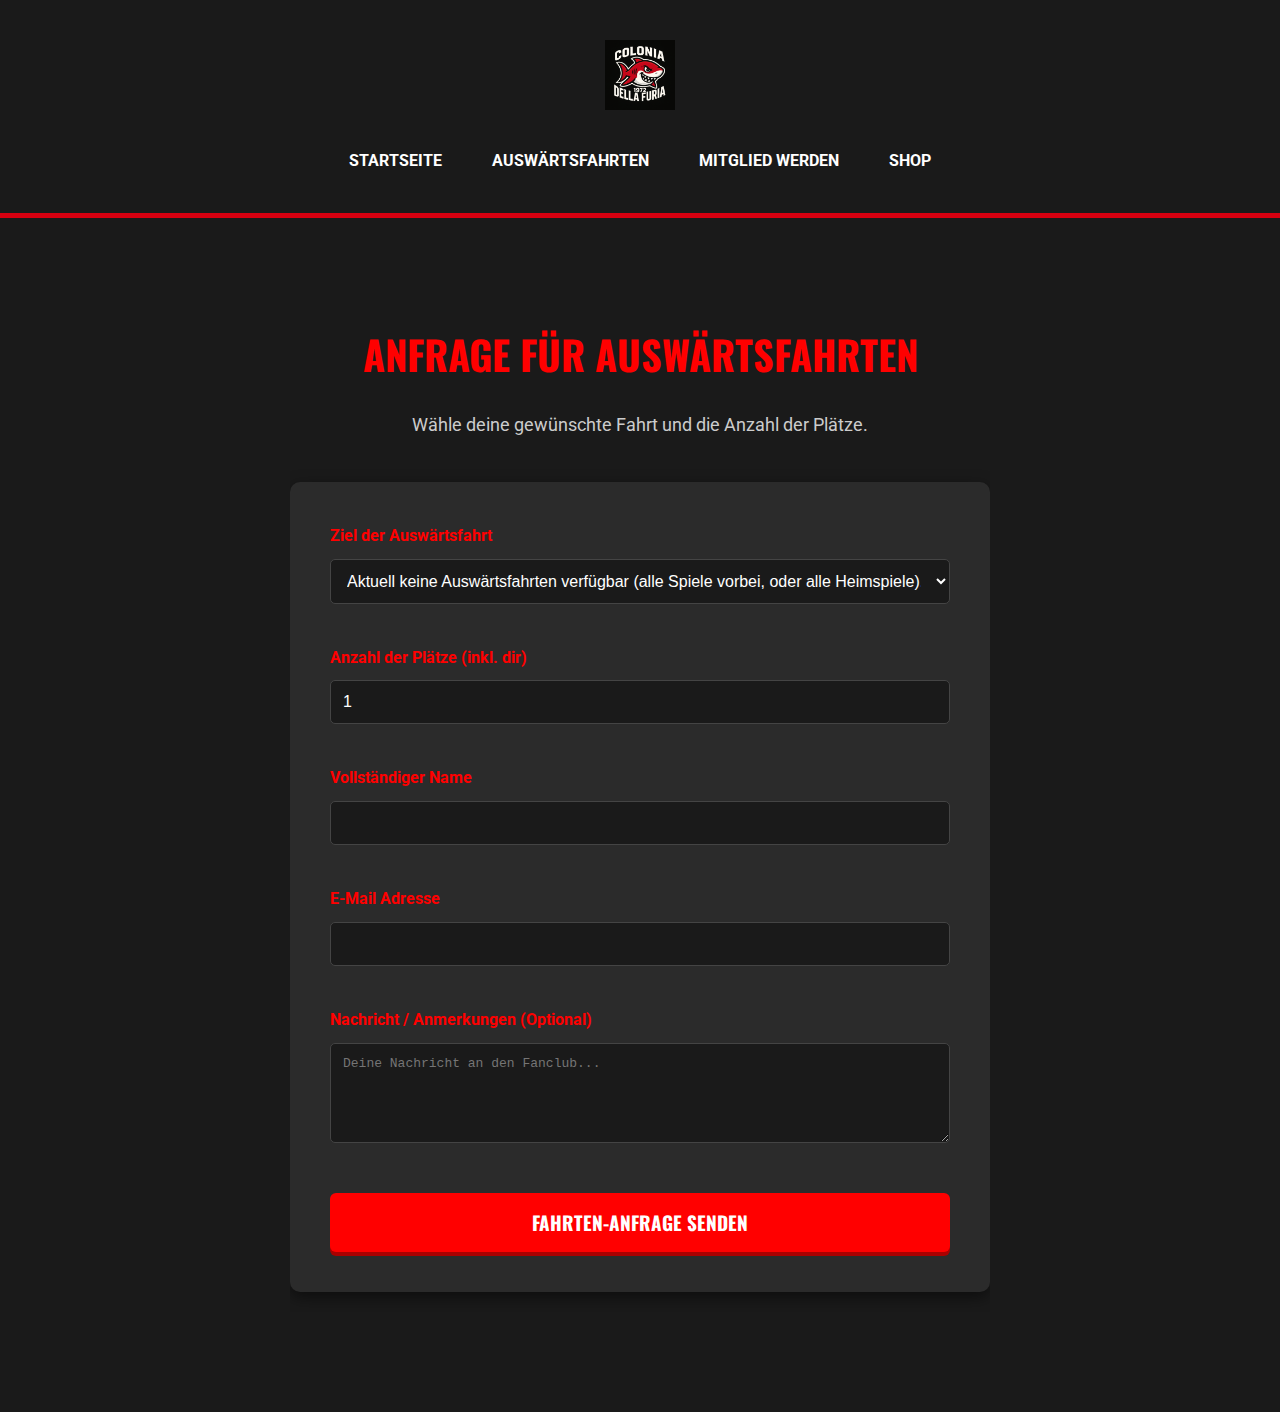
<file: anfrage.html>
<!DOCTYPE html>
<html lang="de">
<head>
    <meta charset="UTF-8">
    <meta name="viewport" content="width=device-width, initial-scale=1.0">
    <title id="page-title">Anfrage | Colonia Della Furia</title>
    <link rel="icon" type="image/x-icon" href="logo_furia.png"> 
    <link rel="stylesheet" href="style.css">
    <link href="https://fonts.googleapis.com/css2?family=Oswald:wght@400;700&family=Roboto:wght@400;700&display=swap" rel="stylesheet">
    
    <style>
        /* Spezifische Stile für die Anfrage-Seite */
        #form-section {
            padding: 80px 0 100px 0;
            background-color: #1a1a1a; 
            color: #ffffff;
            line-height: 1.8;
            min-height: 100vh; 
            text-align: center;
        }
        #form-section .container {
            max-width: 700px;
        }
        #form-section h2 {
            color: #FF0000; 
            margin-bottom: 20px;
            font-size: 2.5em;
        }
        #form-section p.subtitle {
            margin-bottom: 40px;
            font-size: 1.1em;
            color: #ccc;
        }

        /* Formular-Stil */
        .furia-form {
            background-color: #2b2b2b;
            padding: 40px;
            border-radius: 10px;
            box-shadow: 0 5px 15px rgba(0, 0, 0, 0.5);
            text-align: left;
        }
        
        .furia-form label {
            display: block;
            margin-bottom: 8px;
            font-weight: bold;
            color: #FF0000;
        }
        
        .furia-form input[type="text"],
        .furia-form input[type="email"],
        .furia-form input[type="number"],
        .furia-form textarea,
        .furia-form select {
            width: 100%;
            padding: 12px;
            margin-bottom: 20px;
            border: 1px solid #444;
            border-radius: 5px;
            background-color: #1a1a1a;
            color: #ffffff;
            font-size: 1em;
            box-sizing: border-box;
            transition: border-color 0.2s;
        }
        
        .furia-form textarea {
            resize: vertical;
            min-height: 100px;
        }
        
        .form-group {
            margin-bottom: 20px;
        }
        
        /* Absende-Button */
        .cta-bestellen {
            display: block;
            width: 100%;
            background-color: #FF0000;
            color: #ffffff;
            padding: 15px;
            text-decoration: none;
            border-radius: 6px;
            font-weight: 700;
            transition: background-color 0.3s ease, transform 0.2s;
            border: none;
            cursor: pointer;
            font-family: 'Oswald', sans-serif;
            text-transform: uppercase;
            font-size: 1.2em;
            margin-top: 20px;
            box-shadow: 0 4px 0 0 #a00;
            text-align: center; 
        }
        .cta-bestellen:hover {
            background-color: #cc0000;
            transform: translateY(1px);
            box-shadow: 0 3px 0 0 #a00;
        }

        /* Erfolgs-Nachricht Container */
        #success-message {
            display: none;
            padding: 30px;
            background-color: #2b2b2b; 
            border-radius: 8px;
            margin-top: 30px;
            font-size: 1.2em;
            text-align: center;
        }
        
        /* Container für den kopierbaren E-Mail-Text */
        #copy-container {
            background-color: #1a1a1a; 
            padding: 15px; 
            border-radius: 5px; 
            margin: 20px 0; 
            border: 1px solid #FF0000; 
            text-align: left; 
            white-space: pre-wrap; 
            word-break: break-word; 
            font-family: monospace;
            font-size: 0.9em;
        }

        #email-body-content {
            margin: 0; 
            color: #f0f0f0;
        }
        
        /* Button zum Kopieren */
        #copy-btn {
            display: inline-block;
            background-color: #ffffff;
            color: #1a1a1a;
            padding: 12px 30px;
            margin-top: 15px;
            border-radius: 6px;
            font-weight: bold;
            transition: background-color 0.2s;
            border: none; 
            cursor: pointer;
            font-family: 'Oswald', sans-serif;
            text-transform: uppercase;
            font-size: 1em;
        }
        #copy-btn:hover {
            background-color: #f0f0f0;
        }
        
        /* Button zum Öffnen der E-Mail (jetzt als a-Tag, nutzt eigene Style-Klasse) */
        .mail-link-style {
            display: inline-block;
            background-color: #388e3c; 
            color: #ffffff;
            padding: 15px 30px;
            margin-top: 25px;
            border-radius: 6px;
            font-weight: bold;
            transition: background-color 0.2s;
            border: none; 
            cursor: pointer;
            font-family: 'Oswald', sans-serif;
            text-transform: uppercase;
            font-size: 1.1em;
            text-decoration: none; 
        }
        .mail-link-style:hover {
            background-color: #2e7d32;
        }
        
        /* NEUER STIL: Link zum Abbrechen auf der Success-Seite */
        .back-link-secondary {
            display: block; 
            background-color: transparent;
            color: #FF0000; 
            padding: 10px 30px;
            margin: 15px auto 0 auto; 
            border-radius: 6px;
            font-weight: 700;
            transition: color 0.2s, background-color 0.2s;
            border: 2px solid #FF0000; 
            text-decoration: none;
            font-family: 'Oswald', sans-serif;
            text-transform: uppercase;
            font-size: 1em;
            max-width: 300px; 
        }
        .back-link-secondary:hover {
            color: #ffffff;
            background-color: #FF0000;
        }

        /* Button für Rückkehr zum Hauptmenü (im finalen Schritt) */
        #back-to-home-btn {
            display: inline-block;
            background-color: #FF0000;
            color: #ffffff;
            padding: 15px 30px;
            text-decoration: none;
            border-radius: 6px;
            font-weight: 700;
            transition: background-color 0.3s ease;
            margin-top: 20px;
            font-family: 'Oswald', sans-serif;
            text-transform: uppercase;
        }
        #back-to-home-btn:hover {
            background-color: #cc0000;
        }
        
        /* NEU: CSS für die Toast-Benachrichtigung */
        #toast-notification {
            visibility: hidden; 
            min-width: 280px;
            background-color: #2b2b2b; /* Dunkler Hintergrund */
            color: #fff;
            text-align: center;
            border-radius: 6px;
            padding: 16px;
            position: fixed;
            z-index: 1000; 
            left: 50%;
            bottom: 30px;
            transform: translateX(-50%);
            box-shadow: 0 4px 8px rgba(0, 0, 0, 0.4);
            font-weight: bold;
            font-size: 1em;
            opacity: 0;
            transition: opacity 0.3s, visibility 0.3s, background-color 0.3s;
            border-left: 5px solid #388e3c; /* Standard: Grün für Erfolg */
        }

        #toast-notification.show {
            visibility: visible;
            opacity: 1;
        }
        
        #toast-notification.error {
            background-color: #383838;
            border-left: 5px solid #FF0000; /* Rot für Fehler */
        }
        /* Scroll-to-Top Button */
        #scrollToTopBtn {
            position: fixed;
            bottom: 20px;
            right: 20px;
            z-index: 99;
            border: none;
            outline: none;
            background-color: #FF0000;
            color: white;
            cursor: pointer;
            padding: 15px;
            border-radius: 50%;
            font-size: 18px;
            display: none;
            transition: background-color 0.3s;
        }
        #scrollToTopBtn:hover {
            background-color: #cc0000;
        }
    </style>
</head>
<body>
    <header>
        <div class="container">
            <a href="index.html">
                <img src="logo_furia.png" alt="Colonia Della Furia Logo" class="header-logo">
            </a>
            <nav class="main-nav">
                <ul>
                    <li><a href="index.html">Startseite</a></li>
                    <li><a href="anfrage.html">Auswärtsfahrten</a></li>
                    <li><a href="mitglied.html">Mitglied werden</a></li>
                    <li><a href="shop.html">Shop</a></li>
                </ul>
            </nav>
        </div>
    </header>

    <main>
        <section id="form-section">
            <div class="container">
                <h2 id="form-title"></h2>
                <p class="subtitle" id="form-subtitle"></p>
                
                <form id="contact-form" class="furia-form" onsubmit="return handleFormSubmit(event)">
                    
                    <input type="hidden" id="form-type" name="form-type" value="">
                    
                    <div id="trip-specific-fields" style="display: none;"> 
                        <div class="form-group">
                            <label for="trip-destination">Ziel der Auswärtsfahrt</label>
                            <select id="trip-destination" name="trip-destination">
                                <option value="" disabled selected>Auswärtsspiele werden geladen...</option>
                            </select>
                        </div>
                        <div class="form-group">
                            <label for="trip-quantity">Anzahl der Plätze (inkl. dir)</label>
                            <input type="number" id="trip-quantity" name="trip-quantity" min="1" max="10" value="1">
                        </div>
                    </div>
                    
                    <div id="anmeldung-specific-fields" style="display: none;">
                        <div class="form-group">
                            <label for="birth-date">Geburtsdatum</label>
                            <input type="text" id="birth-date" name="birth-date" placeholder="TT.MM.JJJJ">
                        </div>
                        <div class="form-group">
                            <label for="membership-type">Art der Mitgliedschaft</label>
                            <select id="membership-type" name="membership-type">
                                <option value="" disabled selected>Bitte auswählen</option>
                                <option value="Vollmitglied">Vollmitglied (Erwachsene)</option>
                                <option value="Familienmitglied">Familienmitglied</option>
                                <option value="Fördermitglied">Fördermitglied</option>
                            </select>
                        </div>
                    </div>
                    
                    <div class="form-group">
                        <label for="full-name">Vollständiger Name</label>
                        <input type="text" id="full-name" name="full-name" required>
                    </div>
                    <div class="form-group">
                        <label for="email">E-Mail Adresse</label>
                        <input type="email" id="email" name="email" required>
                    </div>
                    <div class="form-group">
                        <label for="message">Nachricht / Anmerkungen (Optional)</label>
                        <textarea id="message" name="message" placeholder="Deine Nachricht an den Fanclub..."></textarea>
                    </div>
                    
                    <button type="submit" class="cta-bestellen" id="submit-btn">Anfrage jetzt senden</button>
                    
                    <p id="validation-error" style="color: #ffcc00; margin-top: 15px; display: none; font-weight: bold;">Bitte fülle alle markierten, erforderlichen Felder aus.</p>
                </form>

                <div id="success-message">
                    <p>Deine Anfrage wurde erfolgreich vorbereitet! Bitte kopiere zuerst den folgenden E-Mail-Inhalt:</p>

                    <div id="copy-container">
                        <p id="email-body-content" style="margin: 0; color: #f0f0f0;"></p>
                    </div>

                    <p>Klicke bitte auf Inhalt kopieren und fügen Sie den kopierten Text in Ihr E-Mailprogramm ein. Danach senden Sie uns an unsere E-Mail Adresse (<span style="color:#FF0000; font-weight:bold;">coloniadellafuria1972@gmail.com</span>) gerne eine E-Mail.</p>
                    
                    <button type="button" id="copy-btn" role="button" aria-label="Inhalt kopieren">Inhalt kopieren</button>
                    
                    <div style="margin-top: 25px; padding: 20px; background-color: #1a1a1a; border-radius: 6px; border: 2px solid #FF0000;"> 
                        <p>Nach dem Öffnen des E-Mail-Programms kannst du zurück zur Startseite.</p> 
                        <a href="index.html" id="back-to-home-btn">Zurück zum Hauptmenü</a> 
                    </div> 
                </div>

            </div>
        </section>
        
        <div id="toast-notification"></div>
    </main>

    <button id="scrollToTopBtn" title="Zum Seitenanfang">↑</button>

    <script>
        // **********************************************
        // Globale Variablen & HILFSFUNKTIONEN
        // **********************************************
        let generatedEmailBody = null; 
        
        // **********************************************
        // FUNKTIONEN ZUR FORMULARVERARBEITUNG
        // **********************************************
        
        /**
         * Erstellt den Textkörper der E-Mail basierend auf den Formulardaten.
         */
        function generateEmailBody() {
            const formType = document.getElementById('form-type').value;
            const fullName = document.getElementById('full-name').value.trim();
            const email = document.getElementById('email').value.trim();
            const message = document.getElementById('message').value.trim();
            
            let body = `Anfrage Typ: ${formType}\n\n`;
            
            if (formType === 'Auswärtsfahrt') {
                const destinationSelect = document.getElementById('trip-destination');
                const destination = destinationSelect.options[destinationSelect.selectedIndex].text;
                const quantity = document.getElementById('trip-quantity').value;
                
                body += `Ziel: ${destination}\n`;
                body += `Anzahl Plätze (inkl. mir): ${quantity}\n`;
                body += `-------------------------------------------\n`;
            } else if (formType === 'Mitgliedschaft') {
                const birthDate = document.getElementById('birth-date').value.trim();
                const membershipType = document.getElementById('membership-type').value;
                
                body += `Geburtsdatum: ${birthDate || 'Nicht angegeben'}\n`;
                body += `Gewünschte Mitgliedschaft: ${membershipType}\n`;
                body += `-------------------------------------------\n`;
            }

            body += `Name: ${fullName}\n`;
            body += `E-Mail: ${email}\n`;
            body += `\nNachricht:\n${message || '(Keine zusätzliche Nachricht)'}\n\n`;
            body += `\nGesendet über das Webformular.`;
            
            generatedEmailBody = body; // Speichere für die Kopierfunktion
            return body;
        }

        /**
         * Verarbeitet die Formular-Übermittlung (wird durch onsubmit=... im Formular aufgerufen).
         */
        function handleFormSubmit(event) {
            event.preventDefault(); // Verhindert das Standard-Senden des Formulars und Neuladen der Seite
            
            const form = document.getElementById('contact-form');
            if (!form.checkValidity()) {
                document.getElementById('validation-error').style.display = 'block';
                showToast('Bitte fülle alle Pflichtfelder aus.', 'error');
                return false;
            }
            
            // Zusätzliche Validierung für Auswärtsfahrten-Dropdown
            if (document.getElementById('form-type').value === 'Auswärtsfahrt') {
                 const selectedTrip = document.getElementById('trip-destination').value;
                 // Prüft, ob ein Platzhalter, Fehlertext oder leere Auswahl ausgewählt ist
                 if (!selectedTrip || selectedTrip === "Keine Fahrten" || selectedTrip === "Fehler" || selectedTrip.includes('Bitte Auswärtsspiel auswählen')) {
                     document.getElementById('validation-error').style.display = 'block';
                     showToast('Bitte wähle eine gültige Auswärtsfahrt aus.', 'error');
                     return false;
                 }
            }


            document.getElementById('validation-error').style.display = 'none';
            
            // E-Mail-Text generieren
            const emailBody = generateEmailBody();
            
            // Den generierten Text im Success-Container anzeigen
            document.getElementById('email-body-content').textContent = emailBody;
            
            // mailto-Link im Success-Block mit Body aktualisieren
            const mailLinkBtn = document.getElementById('mail-link-btn');
            if (mailLinkBtn) {
                 const subject = "Anfrage von der Webseite";
                 mailLinkBtn.href = `mailto:coloniadellafuria1972@gmail.com?subject=${encodeURIComponent(subject)}&body=${encodeURIComponent(emailBody)}`;
            }


            // Formular und Success-Message umschalten
            form.style.display = 'none';
            document.getElementById('success-message').style.display = 'block';
            
            // Sofort zur Success-Message scrollen
            document.getElementById('success-message').scrollIntoView({ behavior: 'smooth' });

            return false; 
        }

        /**
         * Kopiert den generierten E-Mail-Text in die Zwischenablage.
         */
        function copyEmailContent() {
            if (generatedEmailBody) {
                // Führt den Kopiervorgang durch
                navigator.clipboard.writeText(generatedEmailBody).then(() => {
                    showToast('Inhalt in die Zwischenablage kopiert! Jetzt E-Mail senden.', 'success');
                }).catch(err => {
                    console.error('Kopieren fehlgeschlagen: ', err);
                    showToast('Kopieren fehlgeschlagen. Bitte manuell kopieren.', 'error');
                });
            } else {
                showToast('Es ist kein E-Mail-Inhalt zum Kopieren vorhanden.', 'error');
            }
        }
        
        // **********************************************
        // HILFSFUNKTIONEN FÜR DYNAMISCHE INHALTE
        // **********************************************
        
        /**
         * Lädt die Auswärtsspiele aus spiele.json und füllt das Dropdown.
         */
        async function loadUpcomingTrips() {
            const selectElement = document.getElementById('trip-destination');
            // Zeigt Lade-Status und deaktiviert das Menü VORÜBERGEHEND
            selectElement.innerHTML = '<option value="" disabled selected>Lade Auswärtsspiele...</option>';
            selectElement.disabled = true;

            try {
                // 1. Daten von spiele.json laden
                const response = await fetch('spiele.json');
                if (!response.ok) {
                    throw new Error(`HTTP-Fehler! Status: ${response.status} beim Laden von spiele.json`);
                }
                const allGames = await response.json();
                
                // 2. Spiele filtern: Nur zukünftige Auswärtsspiele
                const now = new Date();
                // Setzt die Uhrzeit auf den Beginn des aktuellen Tages (lokale Zeit)
                now.setHours(0, 0, 0, 0); 

                const upcomingAwayTrips = allGames.filter(game => {
                    // NEUER KORREKTER FILTER: Die neue spiele.json verwendet 'ort' statt 'heimspiel'
                    // und die Zeit im Datum-String (YYYY-MM-DDTHH:MM:SS).
                    
                    // Extrahiert YYYY-MM-DD (z.B. "2025-09-19") aus dem ISO-String
                    const datePart = game.datum.substring(0, 10); 
                    const parts = datePart.split('-');
                    
                    // Erstellt ein lokales Datumsobjekt (wichtig für korrekten Vergleich)
                    // Teile: Jahr, Monat-Index (0-11), Tag
                    const gameDateForComparison = new Date(parts[0], parts[1] - 1, parts[2]); 
                    gameDateForComparison.setHours(0, 0, 0, 0); // Stellt sicher, dass das Spieldatum auf 00:00:00 steht
                    
                    // FILTER-LOGIK: Spiel ist Auswärts (ort: "Auswärts") UND das Datum liegt heute oder in der Zukunft
                    return game.ort === "Auswärts" && gameDateForComparison >= now;
                });
                
                // Dropdown leeren
                selectElement.innerHTML = ''; 

                if (upcomingAwayTrips.length > 0) {
                    const defaultOption = document.createElement('option');
                    defaultOption.value = "";
                    defaultOption.textContent = '--- Bitte Auswärtsspiel auswählen ---';
                    defaultOption.disabled = true;
                    defaultOption.selected = true;
                    selectElement.appendChild(defaultOption);
                    
                    upcomingAwayTrips.forEach(trip => {
                        const option = document.createElement('option');
                        
                        // Korrekte Formatierung: Datum aus dem ISO-String extrahieren
                        const datePart = trip.datum.substring(0, 10); 
                        const dateFormatted = new Date(datePart).toLocaleDateString('de-DE', { day: '2-digit', month: '2-digit', year: 'numeric' });
                        
                        // Die Arena-Information (statt fahrt_info) hinzufügen
                        const info = trip.arena ? ` (${trip.arena})` : ''; 

                        option.value = `${trip.gegner} - ${dateFormatted}${info}`;
                        option.textContent = `${trip.gegner} - ${dateFormatted}${info}`;
                        selectElement.appendChild(option);
                    });
                    
                } else {
                    const option = document.createElement('option');
                    option.value = "Keine Fahrten";
                    option.textContent = 'Aktuell keine Auswärtsfahrten verfügbar (alle Spiele vorbei, oder alle Heimspiele).';
                    selectElement.appendChild(option);
                }
                
                // WICHTIG: Dropdown AKTIVIEREN, egal ob Spiele gefunden wurden oder nicht
                selectElement.disabled = false; 

            } catch (error) {
                console.error('Fehler beim Laden der spiele.json:', error);
                
                selectElement.innerHTML = '';
                const option = document.createElement('option');
                option.value = "Fehler";
                
                let errorMessage = 'Unbekannter Fehler beim Laden.';
                if (error.message.includes('Status: 404')) {
                    errorMessage = 'Fehler beim Laden: spiele.json nicht gefunden. (Ist die Datei im richtigen Ordner?)';
                } else if (error.message.includes('JSON')) {
                    errorMessage = 'Fehler beim Laden: Das JSON-Format ist fehlerhaft. (Prüfe Kommas und Klammern in spiele.json)';
                } else {
                     errorMessage = `Ladefehler: ${error.message}`;
                }

                option.textContent = errorMessage;
                selectElement.appendChild(option);
                
                // WICHTIG: Dropdown AKTIVIEREN, damit die Fehlermeldung sichtbar ist
                selectElement.disabled = false; 
                showToast(option.textContent, 'error');
            }
        }


        /**
         * Konfiguriert das Formular basierend auf dem URL-Parameter (Auswärtsfahrt oder Mitgliedschaft).
         */
        function initializeForm() {
            const urlParams = new URLSearchParams(window.location.search);
            let formType = urlParams.get('type') || 'Auswärtsfahrt'; // Standard
            
            if (formType !== 'Auswärtsfahrt' && formType !== 'Mitgliedschaft') {
                formType = 'Auswärtsfahrt'; // Fallback
            }

            document.getElementById('form-type').value = formType;
            
            const titleElement = document.getElementById('form-title');
            const subtitleElement = document.getElementById('form-subtitle');
            
            const tripFields = document.getElementById('trip-specific-fields');
            const anmeldungFields = document.getElementById('anmeldung-specific-fields');
            
            if (formType === 'Auswärtsfahrt') {
                titleElement.textContent = 'Anfrage für Auswärtsfahrten';
                subtitleElement.textContent = 'Wähle deine gewünschte Fahrt und die Anzahl der Plätze.';
                tripFields.style.display = 'block';
                anmeldungFields.style.display = 'none';
                document.getElementById('submit-btn').textContent = 'Fahrten-Anfrage senden';
                loadUpcomingTrips(); // <-- Läd die Daten aus spiele.json
            } else if (formType === 'Mitgliedschaft') {
                titleElement.textContent = 'Mitgliedschaftsanfrage';
                subtitleElement.textContent = 'Fülle das Formular aus, um deine Mitgliedsanfrage zu starten. Wir senden dir die Dokumente zu.';
                tripFields.style.display = 'none';
                anmeldungFields.style.display = 'block';
                document.getElementById('submit-btn').textContent = 'Mitgliedschaftsanfrage senden';
            }
        }
        
        /**
         * Zeigt eine temporäre Benachrichtigung (Toast) an.
         */
        function showToast(message, type = 'success') {
            const toast = document.getElementById('toast-notification');
            toast.textContent = message;
            
            // Typ-spezifische Stile
            toast.classList.remove('error');
            if (type === 'error') {
                toast.classList.add('error');
            }

            toast.classList.add('show');
            setTimeout(() => {
                toast.classList.remove('show');
            }, 3000); 
        }

        // HILFSFUNKTIONEN FÜR WARENKORB (nur Zähler-Aktualisierung)
        const CART_STORAGE_KEY = 'coloniaFuriaCart';
        function getCart() {
            try {
                const cartString = localStorage.getItem(CART_STORAGE_KEY);
                return cartString ? JSON.parse(cartString) : [];
            } catch (e) {
                return [];
            }
        }
        function updateCartCount() {
            const cart = getCart();
            const totalItems = cart.reduce((sum, item) => sum + item.quantity, 0);
            const countElements = document.querySelectorAll('#cart-count-nav');
            countElements.forEach(el => { el.textContent = totalItems; });
        }
        
        // SCROLL TO TOP LOGIK
        function handleScrollToTop() {
            const scrollToTopBtn = document.getElementById("scrollToTopBtn");
            if (document.body.scrollTop > 200 || document.documentElement.scrollTop > 200) {
                scrollToTopBtn.style.display = "block";
            } else {
                scrollToTopBtn.style.display = "none";
            }
        }

        // **********************************************
        // INITIALISIERUNG
        // **********************************************

        document.addEventListener('DOMContentLoaded', () => {
             initializeForm();

            // Allgemeine Skripte
            updateCartCount(); 
            
            // Listener für das Kopieren
            document.getElementById('copy-btn')?.addEventListener('click', copyEmailContent);
            
            // SCROLL TO TOP LOGIK
            document.getElementById("scrollToTopBtn")?.addEventListener("click", () => {
                window.scrollTo({ top: 0, behavior: "smooth" });
            });
            window.addEventListener('scroll', handleScrollToTop);
        });
        
    </script>
    <script src="script.js"></script>
</body>
</html>
</file>
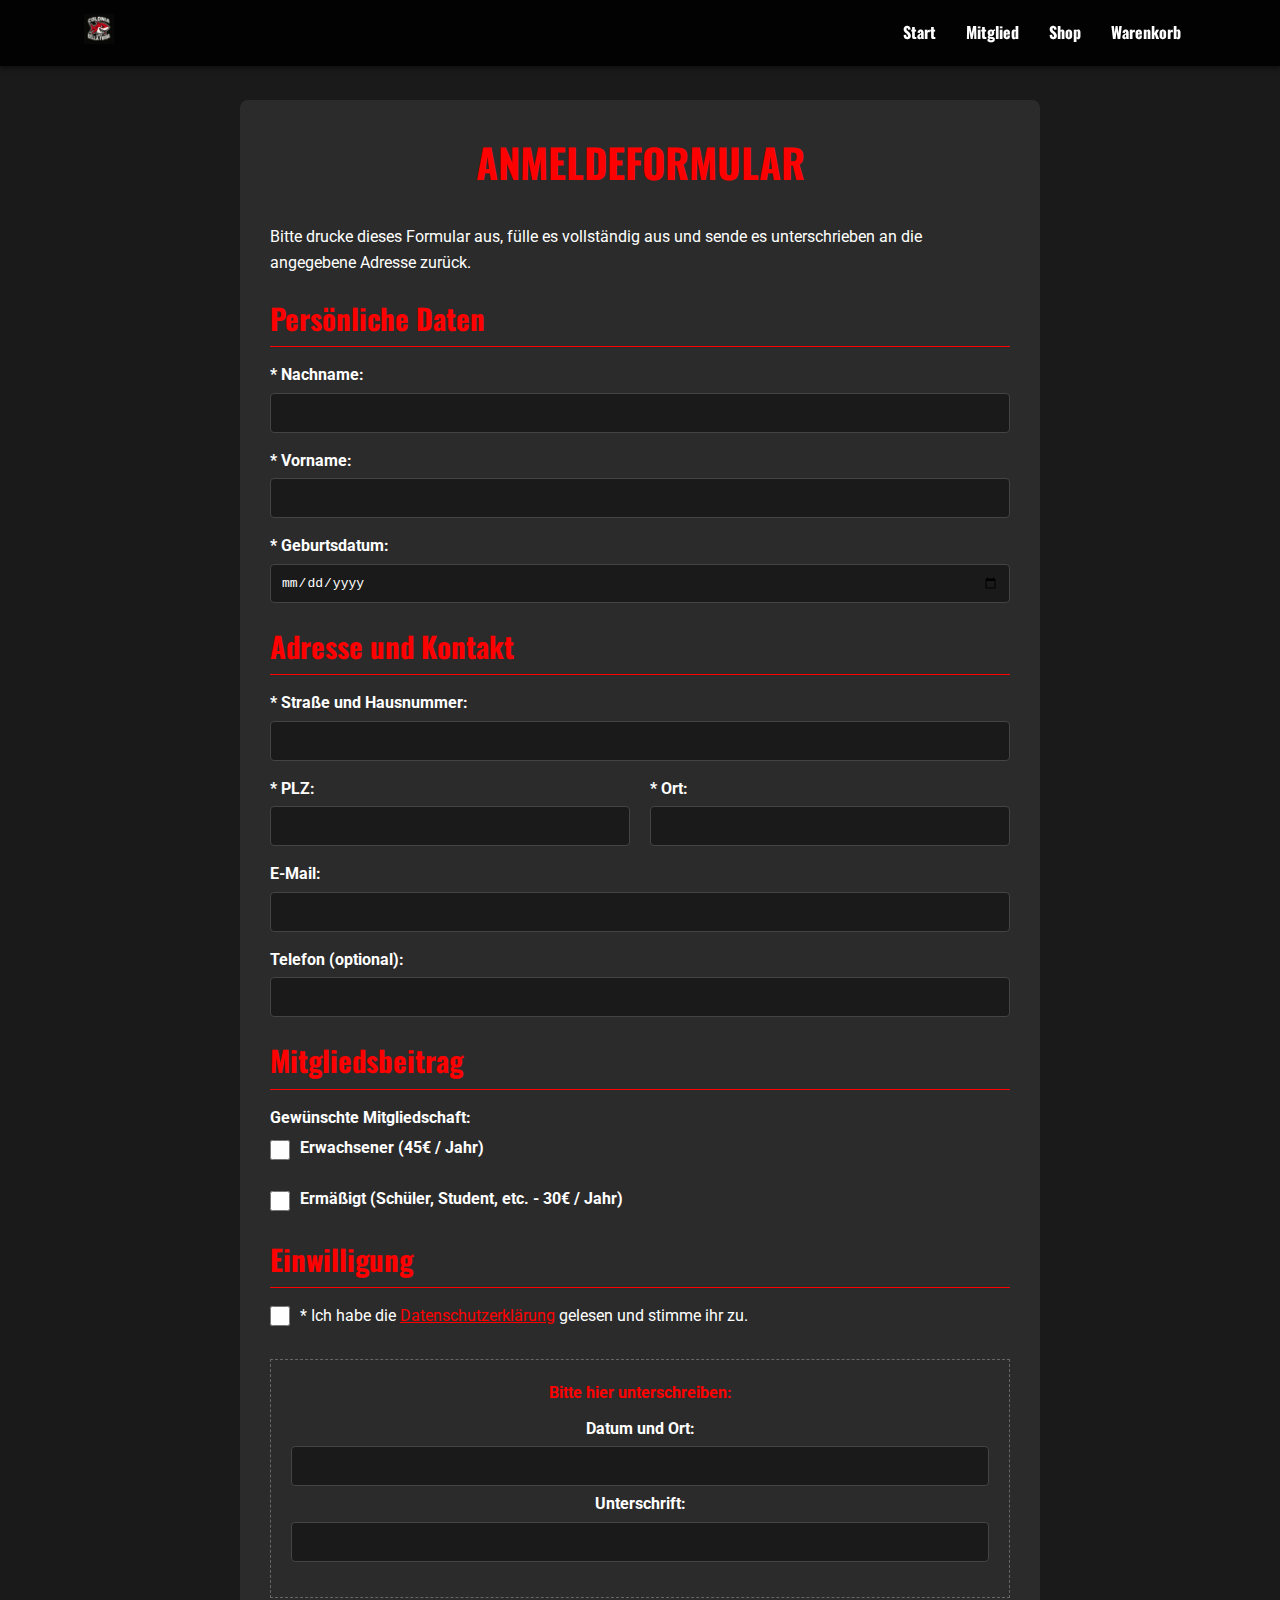
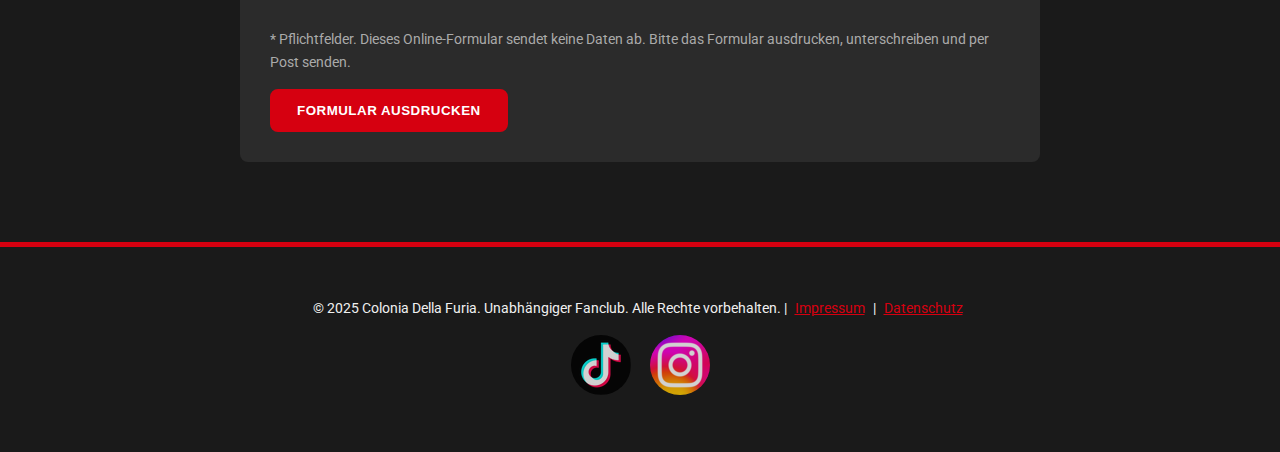
<file: anmeldeformular.html>
<!DOCTYPE html>
<html lang="de">
<head>
    <meta charset="UTF-8">
    <meta name="viewport" content="width=device-width, initial-scale=1.0">
    <title>Anmeldeformular | Colonia Della Furia</title>
    <link rel="icon" type="image/x-icon" href="logo_furia.png"> 
    <link rel="stylesheet" href="style.css">
    <link href="https://fonts.googleapis.com/css2?family=Oswald:wght@400;700&family=Roboto:wght@400;700&display=swap" rel="stylesheet">
    
    <style>
        /* Spezifische Stile für das Formular */
        #formular {
            padding: 80px 0;
            background-color: #1a1a1a; 
            color: #ffffff;
            line-height: 1.6;
            text-align: left;
        }
        #formular .container {
            max-width: 800px; 
            margin-top: 20px;
            padding: 30px;
            background-color: #2b2b2b; 
            border-radius: 8px;
        }
        #formular h2 {
            color: #FF0000; 
            margin-bottom: 30px;
            font-size: 2.5em;
            text-align: center;
        }
        #formular h3 {
            color: #FF0000;
            margin-top: 20px;
            padding-bottom: 5px;
            border-bottom: 1px solid #FF0000;
        }
        .form-group {
            margin-bottom: 15px;
        }
        .form-group label {
            display: block;
            margin-bottom: 5px;
            font-weight: bold;
        }
        .form-group input[type="text"], 
        .form-group input[type="date"],
        .form-group input[type="email"] {
            width: 100%;
            padding: 10px;
            border: 1px solid #444;
            border-radius: 4px;
            background-color: #1a1a1a;
            color: #ffffff;
            font-size: 1em;
            box-sizing: border-box; 
        }
        .checkbox-group {
            display: flex;
            align-items: center;
            margin-bottom: 20px;
        }
        .checkbox-group input[type="checkbox"] {
            margin-right: 10px;
            width: 20px;
            height: 20px;
            cursor: pointer;
        }
        
        /* Stil für die feste Navigation */
        .fixed-compact-nav {
            position: fixed;
            top: 0;
            left: 0;
            width: 100%;
            background-color: rgba(0, 0, 0, 0.9);
            padding: 10px 0;
            z-index: 999;
            box-shadow: 0 2px 5px rgba(0, 0, 0, 0.5);
            transition: all 0.3s ease;
        }
        .fixed-compact-nav .container {
            display: flex;
            justify-content: space-between;
            align-items: center;
            padding: 0 20px;
        }
        .fixed-compact-nav .header-logo {
            height: 30px;
            margin-right: 20px;
        }
        .fixed-compact-nav nav ul {
            display: flex;
            list-style: none;
        }
        .fixed-compact-nav nav a {
            color: #ffffff;
            text-decoration: none;
            padding: 10px 15px;
            display: block;
            font-family: 'Oswald', sans-serif;
            font-weight: 700;
            transition: color 0.3s ease;
        }
        .fixed-compact-nav nav a:hover {
            color: #FF0000;
        }

        /* NEU: Responsive Anpassungen für Smartphones */
        @media (max-width: 600px) {
            /* FIX: Hauptsektion nach unten schieben */
            #formular {
                padding-top: 75px !important; /* WICHTIG: Erhöhter Abstand, um unter der fixen Leiste zu starten */
            }
            #formular .container {
                padding: 20px 15px;
            }
             /* FIX: Navigation kompakter machen (Falls sie per CSS gestackt wurde) */
            .fixed-compact-nav .container {
                /* flex-direction: column; entfernt, um horizontal zu bleiben */
                padding: 0 10px;
            }
            .fixed-compact-nav .header-logo {
                height: 25px; 
                margin-right: 10px;
            }
            .fixed-compact-nav nav ul {
                flex-direction: row; /* WICHTIG: Horizontal beibehalten */
                justify-content: flex-end;
            }
            .fixed-compact-nav nav a {
                padding: 8px 5px; /* Sehr kompakte Links */
                font-size: 0.7em; /* Kleinere Schrift */
            }
            
            .form-group {
                margin-bottom: 10px;
            }
            .two-columns {
                flex-direction: column;
            }
            .two-columns > div {
                width: 100%;
                margin-bottom: 10px;
            }
        }
    </style>
</head>
<body>
    
    <div class="fixed-compact-nav">
        <div class="container">
            <a href="index.html">
                <img src="logo_furia.png" alt="Logo Colonia Della Furia" class="header-logo">
            </a>
            <nav>
                <ul>
                    <li><a href="index.html">Start</a></li>
                    <li><a href="mitglied.html">Mitglied</a></li>
                    <li><a href="shop.html">Shop</a></li>
                    <li><a href="warenkorb.html">Warenkorb</a></li>
                </ul>
            </nav>
        </div>
    </div>

    <main>
        <section id="formular">
            <div class="container">
                <h2>Anmeldeformular</h2>
                
                <p>Bitte drucke dieses Formular aus, fülle es vollständig aus und sende es unterschrieben an die angegebene Adresse zurück.</p>
                
                <form id="mitgliedsformular">
                    <h3>Persönliche Daten</h3>
                    <div class="form-group">
                        <label for="nachname">* Nachname:</label>
                        <input type="text" id="nachname" name="nachname" required>
                    </div>
                    <div class="form-group">
                        <label for="vorname">* Vorname:</label>
                        <input type="text" id="vorname" name="vorname" required>
                    </div>
                    <div class="form-group">
                        <label for="gebdatum">* Geburtsdatum:</label>
                        <input type="date" id="gebdatum" name="gebdatum" required>
                    </div>

                    <h3>Adresse und Kontakt</h3>
                    <div class="form-group">
                        <label for="strasse">* Straße und Hausnummer:</label>
                        <input type="text" id="strasse" name="strasse" required>
                    </div>
                    <div class="two-columns" style="display: flex; gap: 20px;">
                        <div class="form-group" style="flex: 1;">
                            <label for="plz">* PLZ:</label>
                            <input type="text" id="plz" name="plz" style="width: 100%;" required>
                        </div>
                        <div class="form-group" style="flex: 1;">
                            <label for="ort">* Ort:</label>
                            <input type="text" id="ort" name="ort" style="width: 100%;" required>
                        </div>
                    </div>
                    <div class="form-group">
                        <label for="email">E-Mail:</label>
                        <input type="email" id="email" name="email">
                    </div>
                    <div class="form-group">
                        <label for="telefon">Telefon (optional):</label>
                        <input type="text" id="telefon" name="telefon">
                    </div>

                    <h3>Mitgliedsbeitrag</h3>
                    <div class="form-group">
                        <label>Gewünschte Mitgliedschaft:</label>
                        <div class="checkbox-group">
                            <input type="checkbox" id="erwachsen" name="mitgliedschaft" value="erwachsen">
                            <label for="erwachsen">Erwachsener (45€ / Jahr)</label>
                        </div>
                        <div class="checkbox-group">
                            <input type="checkbox" id="ermaessigt" name="mitgliedschaft" value="ermaessigt">
                            <label for="ermaessigt">Ermäßigt (Schüler, Student, etc. - 30€ / Jahr)</label>
                        </div>
                    </div>
                    
                    <h3>Einwilligung</h3>
                    <div class="checkbox-group">
                        <input type="checkbox" id="datenschutz-check" name="datenschutz-check" required>
                        <label for="datenschutz-check">* Ich habe die <a href="datenschutz.html" target="_blank" style="color: #FF0000;">Datenschutzerklärung</a> gelesen und stimme ihr zu.</label>
                    </div>

                    <div style="border: 1px dashed #666; padding: 20px; margin-top: 30px; text-align: center;">
                        <p style="font-weight: bold; color: #FF0000; margin-bottom: 10px;">Bitte hier unterschreiben:</p>
                        <div class="form-group" style="margin-bottom: 5px;">
                            <label>Datum und Ort:</label>
                            <input type="text" style="width: 100%;">
                        </div>
                        <div class="form-group">
                            <label>Unterschrift:</label>
                            <input type="text" style="width: 100%;">
                        </div>
                    </div>

                    <p style="margin-top: 30px; font-size: 0.9em; color: #aaa;">* Pflichtfelder. Dieses Online-Formular sendet keine Daten ab. Bitte das Formular ausdrucken, unterschreiben und per Post senden.</p>

                    <button type="button" onclick="window.print()" class="cta-button">Formular ausdrucken</button>
                    
                </form>
            </div>
        </section>
    </main>
    
    <button id="scrollToTopBtn" title="Zum Seitenanfang">↑</button>

    <footer>
        <div class="container">
            <p>&copy; 2025 Colonia Della Furia. Unabhängiger Fanclub. Alle Rechte vorbehalten. | <a href="impressum.html">Impressum</a> | <a href="datenschutz.html">Datenschutz</a></p>
            <div class="social-links">
                <a href="https://www.tiktok.com/@coloniadellafuria" target="_blank" aria-label="TikTok"><img src="tiktok.png" alt="TikTok"></a>
                <a href="https://www.instagram.com/coloniadellanfuria/" target="_blank" aria-label="Instagram"><img src="instagram.png" alt="Instagram"></a>
            </div>
        </div>
    </footer>

    <script src="script.js"></script>
</body>
</html>
</file>
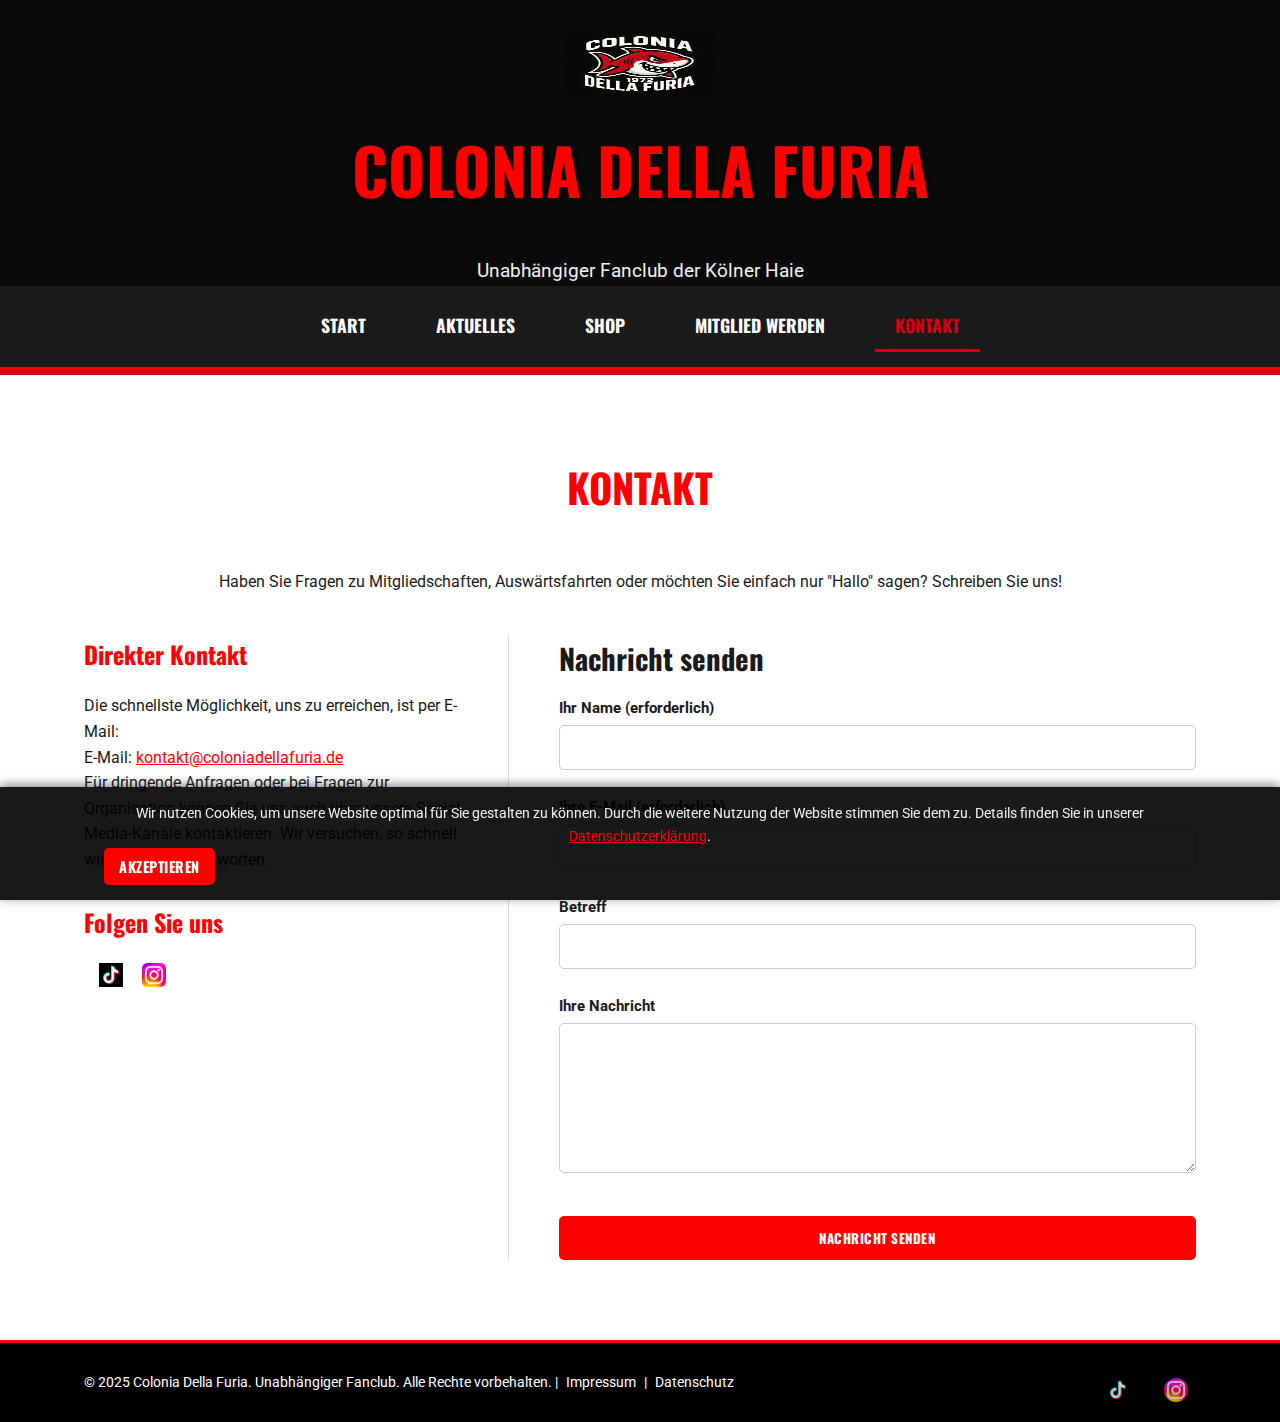
<file: kontakt.html>
<!DOCTYPE html>
<html lang="de">
<head>
    <meta charset="UTF-8">
    <meta name="viewport" content="width=device-width, initial-scale=1.0">
    <title>Kontakt - Colonia Della Furia</title>
    <link rel="icon" type="image/x-icon" href="logo_furia.png"> 
    <link rel="stylesheet" href="style.css">
    <link href="https://fonts.googleapis.com/css2?family=Oswald:wght@400;700&family=Roboto:wght@400;700&display=swap" rel="stylesheet">
    
    <style>
        /* CSS für den Cookie-Banner (bleibt gleich) */
        #cookieConsent {
            /* ... (Stile bleiben unverändert) ... */
            position: fixed;
            bottom: 0;
            left: 0;
            width: 100%;
            background-color: rgba(0, 0, 0, 0.9);
            color: #ffffff;
            padding: 15px 0;
            z-index: 10000;
            box-shadow: 0 -2px 10px rgba(0, 0, 0, 0.5);
            text-align: center;
        }
        #cookieConsent .container {
            display: flex;
            justify-content: space-between;
            align-items: center;
            max-width: 1200px;
            margin: 0 auto;
            padding: 0 20px;
        }
        #cookieConsent p {
            margin: 0;
            font-size: 0.9em;
        }
        #cookieConsent .cta-button {
            padding: 8px 15px;
            font-size: 0.9em;
            margin-left: 20px;
        }
        
        /* HEADER (Wird beim Scrollen NICHT zu fixed-compact-nav) */
        header {
            background-image: url('');
            background-size: cover;
            background-position: center;
            padding: 30px 0 0px;
            color: #ffffff;
            text-align: center;
            position: relative;
        }
        header::before {
            content: '';
            position: absolute;
            top: 0;
            left: 0;
            right: 0;
            bottom: 0;
            background-color: rgba(0, 0, 0, 0.6); /* Dunkle Overlay */
            z-index: 1;
        }
        header .container {
            position: relative;
            z-index: 2;
        }
        .header-logo {
            width: 150px;
            height: auto;
            margin-bottom: 20px;
        }
        header h1 {
            font-family: 'Oswald', sans-serif;
            font-size: 4em;
            margin: 0;
            text-shadow: 2px 2px 4px rgba(0, 0, 0, 0.8);
        }
        header p {
            font-size: 1.2em;
            margin: 10px 0 0;
            font-weight: 400;
        }
        
        /* Haupt-Navigation unter dem Header (Wird beim Scrollen zu fixed-compact-nav) */
        .main-nav {
            background-color: #1a1a1a;
            border-bottom: 3px solid #FF0000;
            padding: 15px 0;
            position: relative;
            z-index: 900;
        }
        .main-nav .container {
            display: flex;
            justify-content: center;
            max-width: 1200px;
            margin: 0 auto;
            padding: 0 20px;
        }
        .main-nav ul {
            list-style: none;
            padding: 0;
            margin: 0;
            display: flex;
        }
        .main-nav a {
            color: #ffffff;
            text-decoration: none;
            padding: 10px 20px;
            display: block;
            font-family: 'Oswald', sans-serif;
            font-weight: 700;
            font-size: 1.1em;
            transition: color 0.3s ease;
        }
        .main-nav a:hover {
            color: #FF0000;
        }
        /* Kompakte, fixe Navigation beim Scrollen (Wird per JS Klasse .fixed-compact-nav hinzugefügt) */
        .fixed-compact-nav {
            position: fixed;
            top: 0;
            left: 0;
            width: 100%;
            background-color: rgba(0, 0, 0, 0.9);
            padding: 10px 0;
            z-index: 999;
            box-shadow: 0 2px 5px rgba(0, 0, 0, 0.5);
            transition: all 0.3s ease;
        }
        .fixed-compact-nav .container {
            display: flex;
            align-items: center;
            justify-content: space-between;
            max-width: 1200px;
            margin: 0 auto;
            padding: 0 20px;
        }
        .fixed-compact-nav .header-logo {
            height: 30px;
            margin-right: 20px;
        }
        .fixed-compact-nav h1,
        .fixed-compact-nav p {
            display: none;
        } /* Titel und Subline ausblenden */
        .fixed-compact-nav nav ul {
            justify-content: flex-start;
        }
        
        /* Allgemeiner Content */
        .container {
            max-width: 1200px;
            margin: 0 auto;
            padding: 0 20px;
        }
        
        main section {
            padding: 80px 0;
        }
        
        h2 {
            font-family: 'Oswald', sans-serif;
            color: #FF0000; /* HAIE-ROT */
            font-size: 2.5em;
            text-align: center;
            margin-bottom: 50px;
        }
        
        /* Buttons/CTAs */
        .cta-button {
            background-color: #FF0000; /* HAIE-ROT */
            color: #ffffff;
            padding: 12px 25px;
            text-decoration: none;
            font-family: 'Oswald', sans-serif;
            font-weight: 700;
            text-transform: uppercase;
            border: none;
            cursor: pointer;
            transition: background-color 0.3s ease, transform 0.1s ease;
            border-radius: 5px;
            display: inline-block;
        }
        .cta-button:hover {
            background-color: #cc0000; 
            transform: translateY(-1px);
        }
        
        .haie-rot {
            color: #FF0000;
        }
        
        /* News-Section (Dark) */
        .dark-section {
            background-color: #1a1a1a; 
            color: #ffffff;
        }
        
        /* --- SPEZIFISCHES STYLING FÜR KONTAKTSEITE --- */
        #contact-us {
            background-color: #ffffff;
            color: #1a1a1a;
            text-align: center;
        }
        .contact-grid {
            display: grid;
            grid-template-columns: 1fr 1.5fr; /* Info links, Formular rechts (etwas breiter) */
            gap: 50px;
            text-align: left;
        }
        .contact-info {
            padding-right: 30px;
            border-right: 1px solid #ddd;
        }
        .contact-info h3 {
            color: #FF0000;
            font-family: 'Oswald', sans-serif;
            font-size: 1.5em;
            margin-top: 0;
            margin-bottom: 20px;
        }
        .contact-info p {
            line-height: 1.6;
        }
        
        /* Formular Styling */
        .contact-form label {
            display: block;
            margin-bottom: 5px;
            font-weight: 700;
            font-family: 'Roboto', sans-serif;
            font-size: 0.95em;
        }
        .contact-form input[type="text"],
        .contact-form input[type="email"],
        .contact-form textarea {
            width: 100%;
            padding: 12px;
            margin-bottom: 25px;
            border: 1px solid #ccc;
            border-radius: 5px;
            box-sizing: border-box; 
            font-family: 'Roboto', sans-serif;
            font-size: 1em;
            transition: border-color 0.3s ease;
        }
        .contact-form input[type="text"]:focus,
        .contact-form input[type="email"]:focus,
        .contact-form textarea:focus {
            border-color: #FF0000; /* Fokus-Highlight in Haie-Rot */
            outline: none;
        }
        .contact-form textarea {
            resize: vertical;
            min-height: 150px;
        }
        .contact-form .cta-button {
            width: 100%;
            margin-top: 10px;
            border-radius: 5px;
        }
        
        /* Scroll-To-Top Button */
        #scrollToTopBtn {
            display: none; 
            position: fixed; 
            bottom: 30px; 
            right: 30px; 
            z-index: 99; 
            border: none; 
            outline: none; 
            background-color: #FF0000; 
            color: white; 
            cursor: pointer; 
            padding: 15px; 
            border-radius: 50%; 
            font-size: 18px; 
            box-shadow: 0 2px 5px rgba(0, 0, 0, 0.3);
            transition: background-color 0.3s;
        }
        #scrollToTopBtn:hover {
            background-color: #cc0000;
        }
        
        /* Footer */
        footer {
            background-color: #000000;
            color: #ffffff;
            padding: 20px 0;
            font-size: 0.9em;
            border-top: 3px solid #FF0000;
        }
        footer .container {
            display: flex;
            justify-content: space-between;
            align-items: center;
            max-width: 1200px;
            margin: 0 auto;
            padding: 0 20px;
        }
        footer p {
            margin: 0;
        }
        footer a {
            color: #ffffff;
            text-decoration: none;
            transition: color 0.3s ease;
        }
        footer a:hover {
            color: #FF0000;
        }
        .social-links img {
            width: 24px;
            height: 24px;
            margin-left: 15px;
            vertical-align: middle;
        }

        /* NEU: Responsive Anpassungen für Smartphones */
        @media (max-width: 800px) {
            
            /* Header-Anpassung */
            header .container {
                flex-direction: column;
                text-align: center;
                padding: 10px 15px;
            }
            header .header-logo {
                width: 80px; /* Logo kleiner */
                margin: 10px auto 5px;
            }
            header h1 {
                font-size: 2em;
            }
            header p {
                font-size: 1em;
            }

            /* Navigation */
            nav ul {
                flex-direction: column;
                gap: 10px;
                padding: 10px 0 0 0;
            }
            nav ul li a {
                padding: 8px 15px;
            }
            
            /* Sektionen */
            main section {
                padding: 50px 0;
            }
            
            /* Kontaktseite (Spalten auf volle Breite) */
            .contact-grid {
                grid-template-columns: 1fr;
                gap: 30px;
            }
            .contact-info {
                order: -1; /* Info-Block über das Formular verschieben */
                padding-right: 0;
                border-right: none;
                border-bottom: 1px solid #ddd;
                padding-bottom: 20px;
            }
        }
    </style>
</head>
<body>
    
    <div id="cookieConsent">
        <div class="container">
            <p>Wir nutzen Cookies, um unsere Website optimal für Sie gestalten zu können. Durch die weitere Nutzung der Website stimmen Sie dem zu. Details finden Sie in unserer <a href="datenschutz.html" class="haie-rot">Datenschutzerklärung</a>.</p>
            <button id="acceptCookies" class="cta-button">Akzeptieren</button>
        </div>
    </div>
    
   <header>
    <div class="container">
        
        <img src="logo_furia.png" alt="Logo Colonia Della Furia" class="header-logo">
        
        <h1><span class="haie-rot">Colonia Della Furia</span></h1>
        <br>
        <p>Unabhängiger Fanclub der Kölner Haie</p>
    </div>
    
    <nav class="main-nav">
        <div class="container">
            <ul>
                <li><a href="index.html">Start</a></li>
                <li><a href="aktuelles.html">Aktuelles</a></li>
                <li><a href="bekleidung.html">Shop</a></li>
                <li><a href="anmeldeformular.html">Mitglied werden</a></li>
                <li><a href="kontakt.html" class="active">Kontakt</a></li>
            </ul>
        </div>
    </nav>
    
</header>
    
    <main>
        
        <section id="contact-us">
            <div class="container">
                <h2>Kontakt</h2>
                <p style="text-align: center; margin-bottom: 40px;">Haben Sie Fragen zu Mitgliedschaften, Auswärtsfahrten oder möchten Sie einfach nur "Hallo" sagen? Schreiben Sie uns!</p>
                
                <div class="contact-grid">
                    
                    <div class="contact-info">
                        <h3>Direkter Kontakt</h3>
                        <p>
                            Die schnellste Möglichkeit, uns zu erreichen, ist per E-Mail:<br>
                            E-Mail: <a href="mailto:kontakt@coloniadellafuria.de" class="haie-rot">kontakt@coloniadellafuria.de</a>
                        </p>
                        
                        <p>
                            Für dringende Anfragen oder bei Fragen zur Organisation können Sie uns auch über unsere Social-Media-Kanäle kontaktieren. Wir versuchen, so schnell wie möglich zu antworten.
                        </p>
                        
                        <div class="social-links" style="margin-top: 30px; text-align: left;">
                            <h3>Folgen Sie uns</h3>
                            <a href="https://www.tiktok.com/@coloniadellafuria" target="_blank" aria-label="TikTok"><img src="tiktok.png" alt="TikTok"></a>
                            <a href="https://www.instagram.com/coloniadellanfuria/" target="_blank" aria-label="Instagram"><img src="instagram.png" alt="Instagram"></a>
                        </div>
                    </div>
                    
                    <div class="contact-form">
                        <h3>Nachricht senden</h3>
                        <form action="#" method="POST"> 
                            
                            <label for="name">Ihr Name (erforderlich)</label>
                            <input type="text" id="name" name="name" required>
                            
                            <label for="email">Ihre E-Mail (erforderlich)</label>
                            <input type="email" id="email" name="email" required>
                            
                            <label for="subject">Betreff</label>
                            <input type="text" id="subject" name="subject">
                            
                            <label for="message">Ihre Nachricht</label>
                            <textarea id="message" name="message" required></textarea>
                            
                            <button type="submit" class="cta-button">Nachricht senden</button>
                            
                        </form>
                    </div>
                    
                </div>
            </div>
        </section>

    </main>
    
    <button id="scrollToTopBtn" title="Zum Seitenanfang">↑</button>

    <footer>
        <div class="container">
            <p>&copy; 2025 Colonia Della Furia. Unabhängiger Fanclub. Alle Rechte vorbehalten. | <a href="impressum.html">Impressum</a> | <a href="datenschutz.html">Datenschutz</a></p>
            <div class="social-links">
                <a href="https://www.tiktok.com/@coloniadellafuria" target="_blank" aria-label="TikTok"><img src="tiktok.png" alt="TikTok"></a>
                <a href="https://www.instagram.com/coloniadellanfuria/" target="_blank" aria-label="Instagram"><img src="instagram.png" alt="Instagram"></a>
            </div>
        </div>
    </footer>

    <script>
        
        // **********************************************
        // COOKIE BANNER LOGIK
        // **********************************************
        function checkCookieConsent() {
            const consent = localStorage.getItem('cookieConsent');
            const cookieBanner = document.getElementById('cookieConsent');
            
            if (consent !== 'accepted') {
                cookieBanner.style.display = 'block';
            } else {
                cookieBanner.style.display = 'none';
            }
        }

        document.getElementById('acceptCookies')?.addEventListener('click', () => {
            localStorage.setItem('cookieConsent', 'accepted');
            document.getElementById('cookieConsent').style.display = 'none';
        });


        // **********************************************
        // NAVIGATION SCROLL LOGIK
        // **********************************************
        function handleScrollNav() {
            const mainNav = document.querySelector('.main-nav');
            // Holen Sie die Höhe des Headers, um zu wissen, wann die Nav fixiert werden soll
            const header = document.querySelector('header');
            const mainNavTop = header ? header.offsetHeight : 200; 

            if (window.scrollY >= mainNavTop) {
                if (!mainNav.classList.contains('fixed-compact-nav')) {
                    mainNav.classList.add('fixed-compact-nav');
                }
            } else {
                mainNav.classList.remove('fixed-compact-nav');
            }
        }
        
        // **********************************************
        // SCROLL TO TOP LOGIK
        // **********************************************
        function handleScrollToTop() {
            const scrollToTopBtn = document.getElementById("scrollToTopBtn");
            if (document.body.scrollTop > 200 || document.documentElement.scrollTop > 200) {
                scrollToTopBtn.style.display = "block";
            } else {
                scrollToTopBtn.style.display = "none";
            }
        }

        document.getElementById("scrollToTopBtn")?.addEventListener("click", () => {
            window.scrollTo({
                top: 0,
                behavior: "smooth"
            });
        });


        // **********************************************
        // INITIALISIERUNG
        // **********************************************
        document.addEventListener('DOMContentLoaded', () => {
            checkCookieConsent();
            // loadAndRenderUpcomingGames();  <-- Nicht benötigt auf der Kontaktseite
        });

        window.addEventListener('scroll', () => {
             handleScrollNav();
             handleScrollToTop();
        });


    </script>
    <script src="script.js"></script>
</body>
</html>
</file>
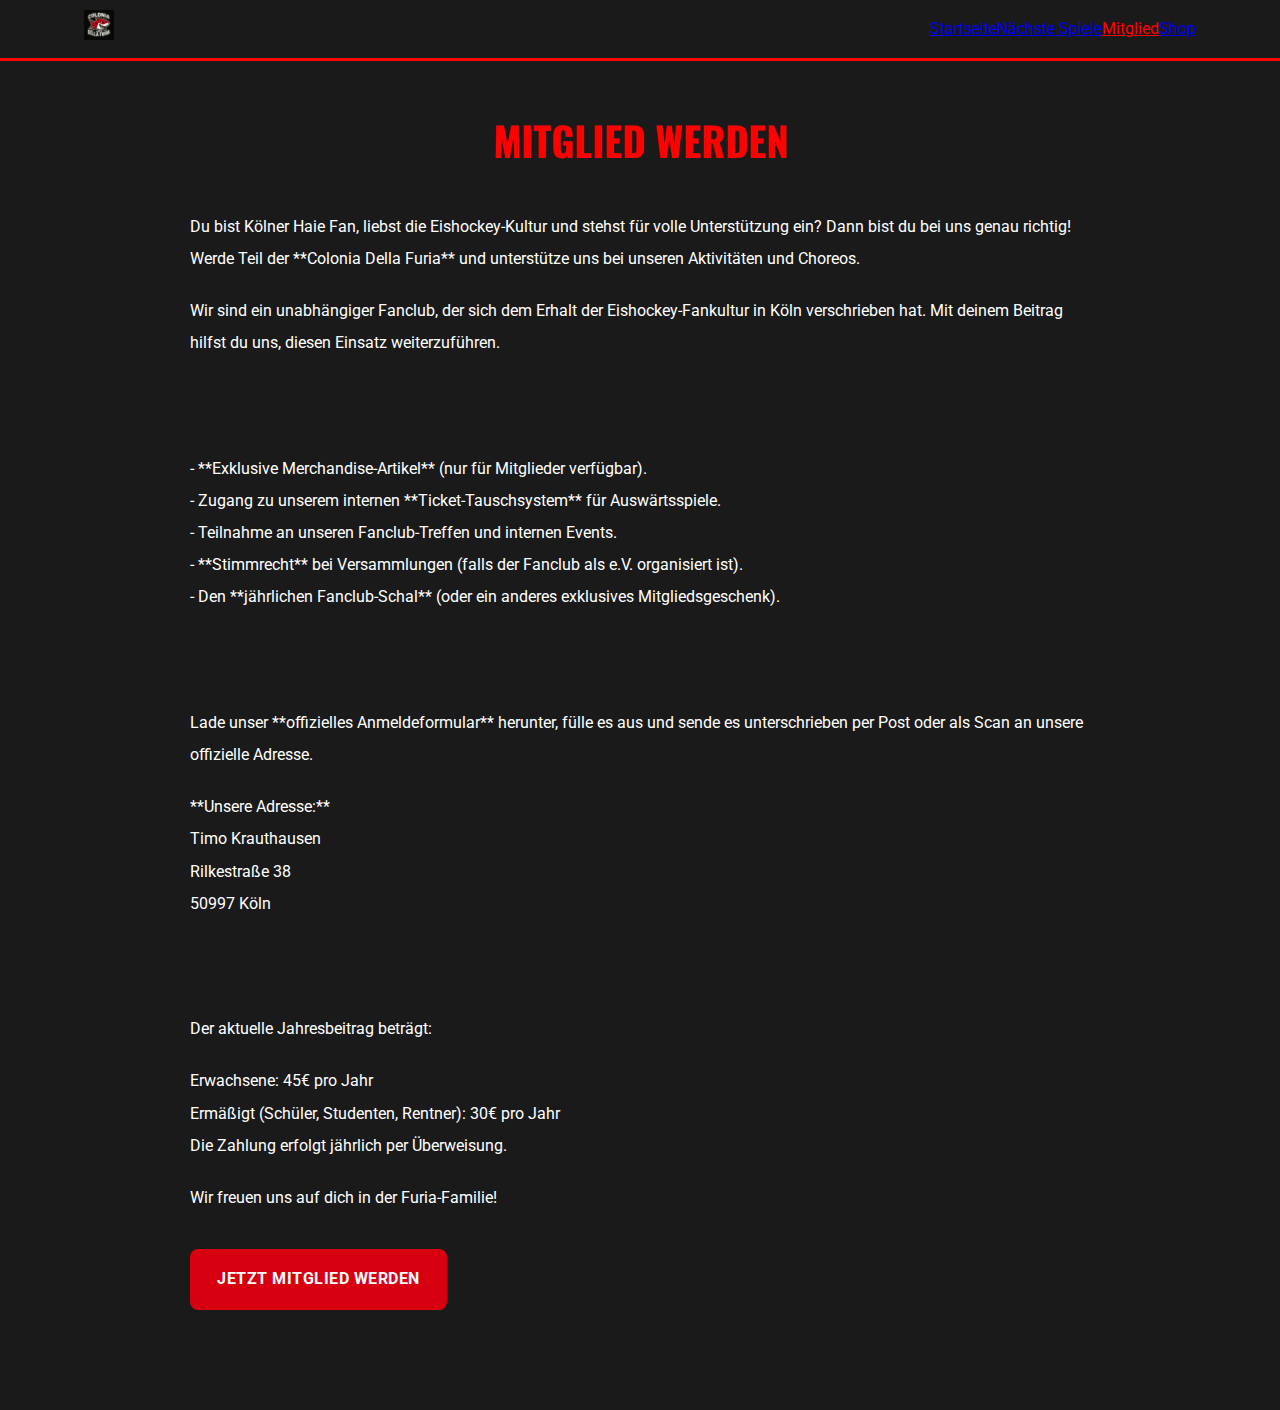
<file: mitglied.html>
<!DOCTYPE html>
<html lang="de">
<head>
    <meta charset="UTF-8">
    <meta name="viewport" content="width=device-width, initial-scale=1.0">
    <title>Mitglied werden | Colonia Della Furia</title>
    <link rel="icon" type="image/x-icon" href="logo_furia.png"> 
    <link rel="stylesheet" href="style.css">
    <link href="https://fonts.googleapis.com/css2?family=Oswald:wght@400;700&family=Roboto:wght@400;700&display=swap" rel="stylesheet">
    
    <style>
        /* Spezifische Stile für die Mitglied-Seite */
        #mitgliedwerden {
            padding: 80px 0;
            background-color: #1a1a1a; 
            color: #ffffff;
            line-height: 2.015;
            text-align: left;
        }
        #mitgliedwerden .container {
            max-width: 900px;
        }
        #mitgliedwerden h2 {
            color: #FF0000; 
            margin-bottom: 30px;
            font-size: 2.5em;
            text-align: center;
        }
        #mitgliedwerden p {
            margin-bottom: 20px;
        }
        
        /* Navigationsstil (Übernahme der kompakten, fixierten Leiste) */
        .fixed-compact-nav {
            position: fixed;
            top: 0;
            left: 0;
            width: 100%;
            background-color: #1a1a1a;
            border-bottom: 3px solid #FF0000;
            z-index: 1000;
            padding: 10px 0; 
        }
        .fixed-compact-nav .container {
            display: flex;
            align-items: center;
            justify-content: space-between;
            max-width: 1200px;
            margin: 0 auto;
            padding: 0 20px;
        }
        .fixed-compact-nav .header-logo {
            height: 30px;
        }
        .fixed-compact-nav ul {
            list-style: none;
            padding: 0;
            margin: 0;
            display: flex;
        }

        /* Responsive Anpassungen für Smartphones */
        @media (max-width: 600px) {
            /* 1. HEADER SEHR KOMPAKT MACHEN (Nur Logo bleibt sichtbar) */
            header {
                /* Reduziert den Header auf eine kleine Leiste */
                padding: 10px 0 0px; 
            }
            header .container {
                flex-direction: column;
                text-align: center;
                padding: 10px 15px;
            }
            header .header-logo {
                width: 50px; /* Logo noch kleiner machen */
                margin: 10px auto 5px;
            }
            header h1, header p {
                /* Titel und Slogan ausblenden, um Platz zu sparen */
                display: none;
            }
            
            /* 2. NAVIGATION SOFORT FIXIEREN UND KOMPAKT MACHEN */
            .main-nav {
                /* Überschreibt die Standardposition und macht sie permanent fixiert */
                position: fixed;
                top: 0;
                left: 0;
                width: 100%;
                background-color: rgba(0, 0, 0, 0.9);
                padding: 10px 0; /* Etwas Puffer */
                z-index: 999;
                box-shadow: 0 2px 5px rgba(0, 0, 0, 0.5);
                border-bottom: 3px solid #FF0000;
            }
            .main-nav .container {
                /* Passt die Container-Anordnung an die fixierte Leiste an */
                justify-content: center; 
                padding: 0 10px;
            }
            .main-nav ul {
                /* Navigation wieder in eine Zeile bringen */
                flex-direction: row;
                gap: 0;
                padding: 0;
                justify-content: space-around;
                width: 100%;
            }
            .main-nav a {
                /* Passt die Schriftgröße an, damit alles Platz hat */
                font-size: 0.9em;
                padding: 5px 8px;
            }

            /* 3. HERO-SECTION NACH UNTEN VERSCHIEBEN */
             #hero {
                 /* Fügt Platz hinzu, damit der Inhalt nicht unter der fixen Navigation beginnt */
                 margin-top: 70px; 
             }
             
             /* Restliche Styles beibehalten oder anpassen */
             main section {
                padding: 50px 0;
            }
            #about-us .content-wrapper {
                flex-direction: column;
                gap: 30px;
            }
            .gallery-grid {
                grid-template-columns: 1fr; 
                gap: 20px;
            }
            #cookieConsent .container {
                flex-direction: column;
                text-align: center;
            }
            #cookieConsent p {
                margin-bottom: 10px;
            }
            .news-grid {
                grid-template-columns: 1fr;
            }
            .game-card {
                flex-direction: column; 
                min-height: initial;
            }
            .game-date-time-box {
                flex-basis: auto;
                padding: 10px;
                display: flex;
                justify-content: center;
                gap: 15px;
                border-bottom: 1px solid rgba(255, 255, 255, 0.1);
            }
            .game-day, .game-date, .game-time {
                margin: 0;
            }
            .game-date {
                 font-size: 1.5em; 
            }
            .game-details {
                text-align: center;
            }
            .game-opponent {
                 font-size: 1.2em;
            }
            /* Die Buttons sind groß (wie gewünscht) und klickbar */
            .game-cta {
                margin: 10px auto 0;
                width: 100%; 
                max-width: none; 
                box-sizing: border-box; 
                position: relative; 
                z-index: 10; 
            }
        }
    </style>
</head>
<body>
    
    <div class="fixed-compact-nav">
        <div class="container">
            <a href="index.html">
                <img src="logo_furia.png" alt="Logo Colonia Della Furia" class="header-logo">
            </a>
            <nav>
                <ul>
                    <li><a href="index.html">Startseite</a></li>
                    <li><a href="index.html#hero">Nächste Spiele</a></li>
                    <li><a href="mitglied.html" style="color: #FF0000;">Mitglied</a></li>
                    <li><a href="shop.html">Shop</a></li>
                </ul>
            </nav>
        </div>
    </div>

    <main>
        <section id="mitgliedwerden">
            <div class="container">
                <h2>Mitglied werden</h2>
                
                <p>Du bist Kölner Haie Fan, liebst die Eishockey-Kultur und stehst für volle Unterstützung ein? Dann bist du bei uns genau richtig! Werde Teil der **Colonia Della Furia** und unterstütze uns bei unseren Aktivitäten und Choreos.</p>
                
                <p>Wir sind ein unabhängiger Fanclub, der sich dem Erhalt der Eishockey-Fankultur in Köln verschrieben hat. Mit deinem Beitrag hilfst du uns, diesen Einsatz weiterzuführen.</p>

                <h3>Deine Vorteile als Mitglied:</h3>
                <p>
                    - **Exklusive Merchandise-Artikel** (nur für Mitglieder verfügbar).<br>
                    - Zugang zu unserem internen **Ticket-Tauschsystem** für Auswärtsspiele.<br>
                    - Teilnahme an unseren Fanclub-Treffen und internen Events.<br>
                    - **Stimmrecht** bei Versammlungen (falls der Fanclub als e.V. organisiert ist).<br>
                    - Den **jährlichen Fanclub-Schal** (oder ein anderes exklusives Mitgliedsgeschenk).
                </p>

                <h3>Anmeldung</h3>
                <p>Lade unser **offizielles Anmeldeformular** herunter, fülle es aus und sende es unterschrieben per Post oder als Scan an unsere offizielle Adresse.</p>
                <p>
                    **Unsere Adresse:**<br>
                    Timo Krauthausen<br>
                    Rilkestraße 38<br>
                    50997 Köln
                </p>
                
                <h3>Mitgliedsbeiträge</h3>
                <p>Der aktuelle Jahresbeitrag beträgt:</p>
                <ul>
                    <li>Erwachsene:  45€ pro Jahr</li>
                    <li>Ermäßigt (Schüler, Studenten, Rentner): 30€ pro Jahr</li>
                </ul>
                <p>Die Zahlung erfolgt jährlich per Überweisung.</p>

                <p>Wir freuen uns auf dich in der Furia-Familie!</p>

                <a href="anmeldeformular.html" class="cta-button">Jetzt Mitglied werden</a>
            </div>
        </section>
    </main>



    <script src="script.js"></script>
</body>
</html>
</file>
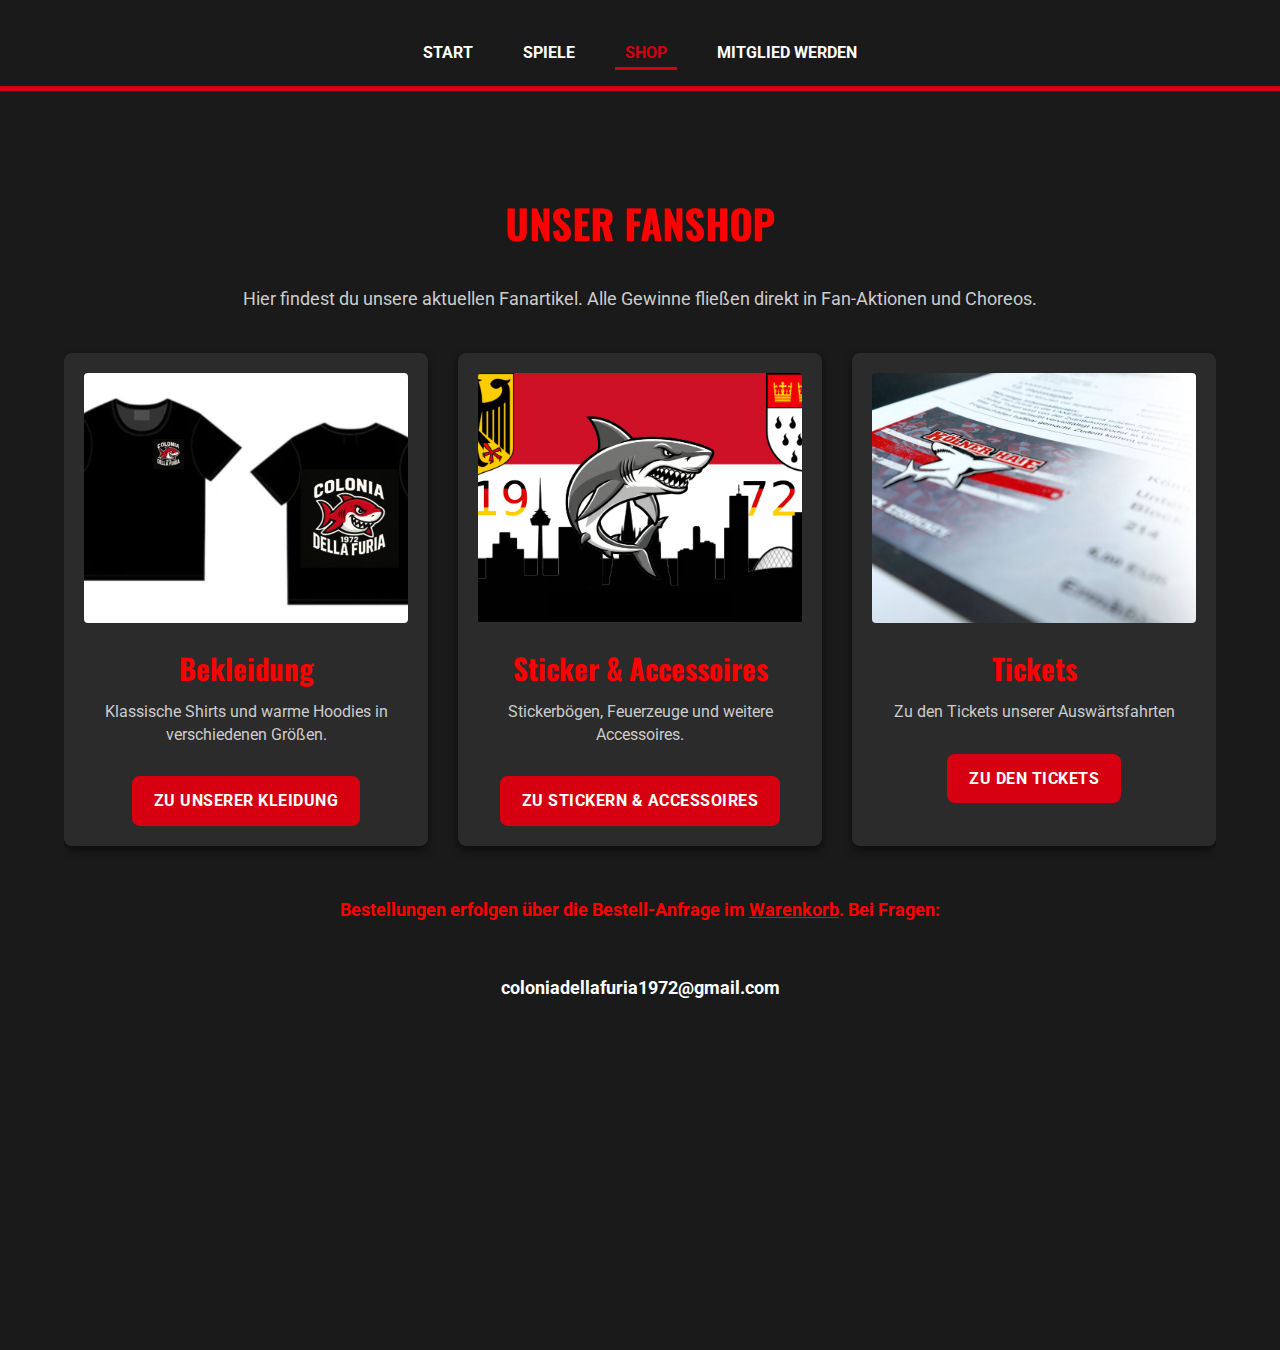
<file: shop.html>
<!DOCTYPE html>
<html lang="de">
<head>
    <meta charset="UTF-8">
    <meta name="viewport" content="width=device-width, initial-scale=1.0">
    <title>Shop | Colonia Della Furia</title>
    <link rel="icon" type="image/x-icon" href="logo_furia.png"> 
    <link rel="stylesheet" href="style.css">
    <link href="https://fonts.googleapis.com/css2?family=Oswald:wght@400;700&family=Roboto:wght@400;700&display=swap" rel="stylesheet">
    
    <style>
        /* KORREKTUREN FÜR DUNKELEN HINTERGRUND UND STICKY FOOTER */
        html {
            height: 150%; 
        }
        body {
            /* Fixiert den dunklen Hintergrund und aktiviert Flexbox für Sticky Footer */
            background-color: #1a1a1a; 
            color: #ffffff;
            min-height: 100vh; /* Mindestens die volle Viewport-Höhe */
            display: flex;
            flex-direction: column;
            margin: 0;
        }
        header { 
            /* FIX: Stellt sicher, dass der Header-Bereich dunkel ist und keinen weißen Streifen zeigt. */
            background-color: #1a1a1a; 
            padding: 0;
        }
        main {
            /* Lässt das Hauptinhalts-Element wachsen und drückt den Footer nach unten */
            flex-grow: 1;
        }
        
        /* Spezifische Stile für die Shop-Seite */
        #shop {
            padding: 80px 0;
            background-color: #1a1a1a; 
            color: #ffffff;
            line-height: 1.6;
            text-align: center;
        }
        #shop .container {
            max-width: 1200px;
        }
        #shop h2 {
            color: #FF0000; 
            margin-bottom: 30px;
            font-size: 2.5em;
        }
        
        /* Stil für die feste Navigation */
        .fixed-compact-nav {
            position: fixed;
            top: 0;
            left: 0;
            width: 100%;
            background-color: rgba(0, 0, 0, 0.9);
            padding: 10px 0;
            z-index: 999;
            box-shadow: 0 2px 5px rgba(0, 0, 0, 0.5);
        }
        
        /* Produkt-Karten */
        .product-grid {
            display: grid;
            grid-template-columns: repeat(auto-fit, minmax(300px, 1fr));
            gap: 30px;
            margin-top: 40px;
        }
        .product-item {
            background-color: #2b2b2b;
            padding: 20px;
            border-radius: 8px;
            box-shadow: 0 4px 8px rgba(0, 0, 0, 0.5);
            transition: transform 0.3s ease, box-shadow 0.3s ease;
        }
        .product-item:hover {
            transform: translateY(-5px);
            box-shadow: 0 8px 15px rgba(0, 0, 0, 0.6);
        }
        .product-item img {
            width: 100%;
            height: 250px;
            object-fit: cover;
            border-radius: 4px;
            margin-bottom: 15px;
        }
        .product-item h3 {
            font-family: 'Oswald', sans-serif;
            font-size: 1.8em;
            color: #FF0000;
            margin-top: 0;
            margin-bottom: 10px;
        }
        .product-item p {
            font-size: 1em;
            line-height: 1.4;
            margin-bottom: 20px;
            color: #ccc;
        }
        .product-item .cta-button {
             margin-top: 10px; 
             font-size: 1em;
             padding: 10px 20px;
        }
        
         /* FOOTER Stile (für Konsistenz) */
        footer {
            background-color: #000000;
            color: #ffffff;
            padding: 20px 0;
            font-size: 0.9em;
            border-top: 3px solid #FF0000;
        }
        footer .container {
            display: flex;
            justify-content: space-between;
            align-items: center;
            max-width: 1200px;
            margin: 0 auto;
            padding: 0 20px;
        }
        footer p {
            margin: 0;
        }
        footer a {
            color: #ffffff;
            text-decoration: none;
            transition: color 0.3s ease;
        }
        footer a:hover {
            color: #FF0000;
        }
        .social-links img {
            width: 24px;
            height: 24px;
            margin-left: 15px;
            vertical-align: middle;
        }
        
        /* Responsive Anpassungen für Smartphones */
        @media (max-width: 600px) {
            /* 1. HEADER SEHR KOMPAKT MACHEN (Nur Logo bleibt sichtbar) */
            header {
                /* Reduziert den Header auf eine kleine Leiste */
                padding: 10px 0 0px; 
            }
            header .container {
                flex-direction: column;
                text-align: center;
                padding: 10px 15px;
            }
            header .header-logo {
                width: 50px; /* Logo noch kleiner machen */
                margin: 10px auto 5px;
            }
            header h1, header p {
                /* Titel und Slogan ausblenden, um Platz zu sparen */
                display: none;
            }
            
            /* 2. NAVIGATION SOFORT FIXIEREN UND KOMPAKT MACHEN */
            .main-nav {
                /* Überschreibt die Standardposition und macht sie permanent fixiert */
                position: fixed;
                top: 0;
                left: 0;
                width: 100%;
                background-color: rgba(0, 0, 0, 0.9);
                padding: 10px 0; /* Etwas Puffer */
                z-index: 999;
                box-shadow: 0 2px 5px rgba(0, 0, 0, 0.5);
                border-bottom: 3px solid #FF0000;
            }
            .main-nav .container {
                /* Passt die Container-Anordnung an die fixierte Leiste an */
                justify-content: center; 
                padding: 0 10px;
            }
            .main-nav ul {
                /* Navigation wieder in eine Zeile bringen */
                flex-direction: row;
                gap: 0;
                padding: 0;
                justify-content: space-around;
                width: 100%;
            }
            .main-nav a {
                /* Passt die Schriftgröße an, damit alles Platz hat */
                font-size: 0.9em;
                padding: 5px 8px;
            }

            /* 3. HERO-SECTION NACH UNTEN VERSCHIEBEN */
             #hero {
                 /* Fügt Platz hinzu, damit der Inhalt nicht unter der fixen Navigation beginnt */
                 margin-top: 70px; 
             }
             
             /* Restliche Styles beibehalten oder anpassen */
             main section {
                padding: 50px 0;
            }
            #about-us .content-wrapper {
                flex-direction: column;
                gap: 30px;
            }
            .gallery-grid {
                grid-template-columns: 1fr; 
                gap: 20px;
            }
            #cookieConsent .container {
                flex-direction: column;
                text-align: center;
            }
            #cookieConsent p {
                margin-bottom: 10px;
            }
            .news-grid {
                grid-template-columns: 1fr;
            }
            .game-card {
                flex-direction: column; 
                min-height: initial;
            }
            .game-date-time-box {
                flex-basis: auto;
                padding: 10px;
                display: flex;
                justify-content: center;
                gap: 15px;
                border-bottom: 1px solid rgba(255, 255, 255, 0.1);
            }
            .game-day, .game-date, .game-time {
                margin: 0;
            }
            .game-date {
                 font-size: 1.5em; 
            }
            .game-details {
                text-align: center;
            }
            .game-opponent {
                 font-size: 1.2em;
            }
            /* Die Buttons sind groß (wie gewünscht) und klickbar */
            .game-cta {
                margin: 10px auto 0;
                width: 100%; 
                max-width: none; 
                box-sizing: border-box; 
                position: relative; 
                z-index: 10; 
            }
        }
        
    </style>
</head>
<body>
    
    <header>
    <nav class="main-nav">
        <div class="container">
            <ul>
                <li><a href="index.html">Start</a></li>
                <li><a href="#hero">Spiele</a></li>
                <li><a href="shop.html" class="active">Shop</a></li>
                <li><a href="mitglied.html">Mitglied werden</a></li>
                
            </ul>
        </div>
    </nav>
    
</header>
    
    <main>
        
        <section id="shop">
            <div class="container">
                <h2>UNSER FANSHOP</h2>
                
                <p style="font-size: 1.1em; margin-bottom: 40px; color: #ccc;">Hier findest du unsere aktuellen Fanartikel. Alle Gewinne fließen direkt in Fan-Aktionen und Choreos.</p>
                
                <div class="product-grid">
                    
                    <div class="product-item">
                        <img src="tshirt1.jpeg" alt="Furia T-Shirt">
                        <h3>Bekleidung</h3>
                        <p>Klassische Shirts und warme Hoodies in verschiedenen Größen.</p>
                        <a href="bekleidung.html" class="cta-button">Zu unserer Kleidung</a>
                    </div>
                    
                    <div class="product-item">
                        <img src="logokec (1).jpeg" alt="Sticker & Accessoires">
                        <h3>Sticker & Accessoires</h3>
                        <p>Stickerbögen, Feuerzeuge und weitere Accessoires.</p>
                        <a href="sticker.html" class="cta-button">Zu Stickern & Accessoires</a>
                    </div>

                    <div class="product-item">
                        <img src="ticket.jpg" alt="Sticker & Accessoires">
                        <h3>Tickets</h3>
                        <p>Zu den Tickets unserer Auswärtsfahrten</p>
                        <a href="anfrage.html" class="cta-button">Zu den Tickets</a>
                    </div>

                </div>
                <p style="margin-top: 50px; font-size: 1.1em; font-weight: bold; color: #FF0000;">Bestellungen erfolgen über die Bestell-Anfrage im <a href="warenkorb.html" style="color: #FF0000; text-decoration: underline;">Warenkorb</a>. Bei Fragen: </p><p style="margin-top: 50px; font-size: 1.1em; font-weight: bold; color: #ffffff;">coloniadellafuria1972@gmail.com</p>
                
                
            </div>
        </section>
        
    </main>

    
    <script>
        
        // **********************************************
        // SCROLL TO TOP LOGIK
        // **********************************************
        function handleScrollToTop() {
            const scrollToTopBtn = document.getElementById("scrollToTopBtn");
            if (document.body.scrollTop > 200 || document.documentElement.scrollTop > 200) {
                scrollToTopBtn.style.display = "block";
            } else {
                scrollToTopBtn.style.display = "none";
            }
        }

        document.getElementById("scrollToTopBtn")?.addEventListener("click", () => {
            window.scrollTo({
                top: 0,
                behavior: "smooth"
            });
        });
        
        window.addEventListener('scroll', handleScrollToTop);

    </script>
</body>
</html>
</file>
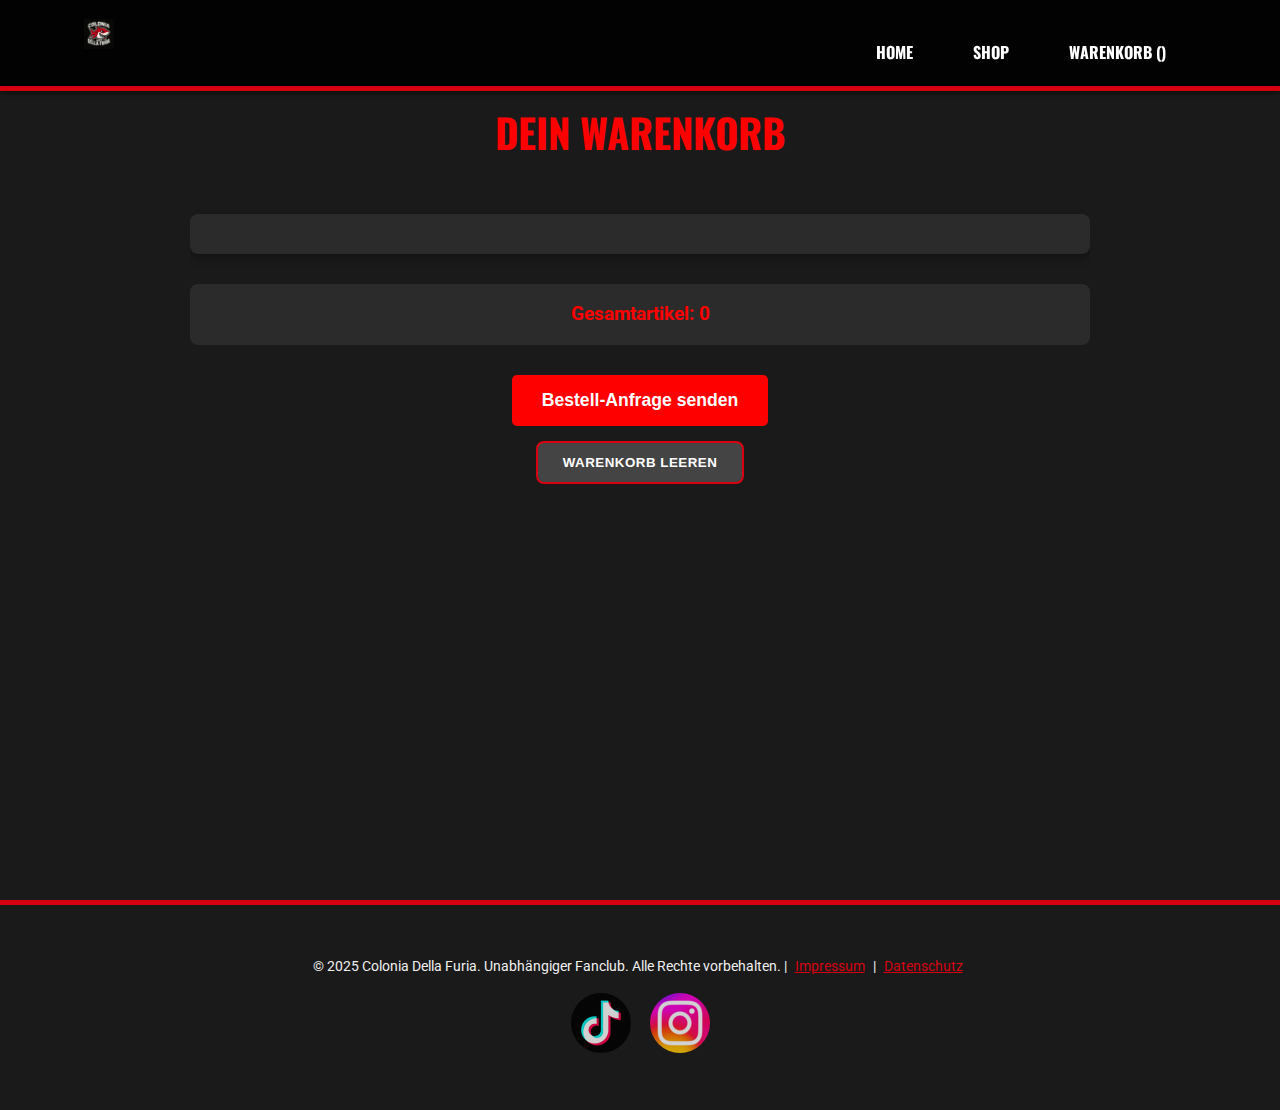
<file: warenkorb.html>
<!DOCTYPE html>
<html lang="de">
<head>
    <meta charset="UTF-8">
    <meta name="viewport" content="width=device-width, initial-scale=1.0">
    <title>Warenkorb | Colonia Della Furia Shop</title>
    <link rel="icon" type="image/x-icon" href="logo_furia.png"> 
    <link rel="stylesheet" href="style.css">
    <link href="https://fonts.googleapis.com/css2?family=Oswald:wght@400;700&family=Roboto:wght@400;700&display=swap" rel="stylesheet">
    
    <style>
        #cart-section {
            padding: 80px 0 100px 0;
            background-color: #1a1a1a; 
            color: #ffffff;
            line-height: 1.6;
            min-height: 100vh;
            text-align: center;
        }
        #cart-section .container {
            max-width: 900px;
        }
        #cart-section h2 {
            color: #FF0000; 
            margin-bottom: 50px;
            font-size: 2.5em;
        }
        
        /* Warenkorb-Liste */
        #cart-items {
            list-style: none;
            padding: 0;
            margin-bottom: 30px;
            background-color: #2b2b2b;
            border-radius: 8px;
            padding: 20px;
            box-shadow: 0 4px 8px rgba(0, 0, 0, 0.3);
        }
        #cart-items li {
            display: flex;
            justify-content: space-between;
            align-items: center;
            padding: 15px 0;
            border-bottom: 1px solid #444;
        }
        #cart-items li:last-child {
            border-bottom: none;
        }
        .item-details {
            flex-grow: 1;
            text-align: left;
            padding-right: 20px;
        }
        .item-details strong {
            color: #FF0000;
        }
        .item-quantity {
            font-weight: bold;
            color: #f0f0f0;
            margin-right: 10px;
        }
        .remove-btn {
            background-color: #444;
            color: #ffffff;
            border: none;
            padding: 5px 10px;
            border-radius: 4px;
            cursor: pointer;
            transition: background-color 0.2s;
        }
        .remove-btn:hover {
            background-color: #FF0000;
        }
        
        /* Gesamt-Info */
        .total-info {
            font-size: 1.2em;
            font-weight: bold;
            color: #FF0000;
            margin-bottom: 30px;
            padding: 15px;
            background-color: #2b2b2b;
            border-radius: 8px;
        }
        
        /* Bestell-Button */
        .cta-bestellen {
            background-color: #FF0000;
            color: #ffffff;
            text-decoration: none;
            padding: 15px 30px;
            border: none;
            border-radius: 5px;
            font-weight: bold;
            font-size: 1.1em;
            cursor: pointer;
            transition: background-color 0.3s ease;
            max-width: 400px;
            display: block;
            margin: 0 auto;
        }
        .cta-bestellen:hover {
            background-color: #a9000c;
        }

        .empty-cart-message {
            margin-top: 50px;
            font-size: 1.2em;
            color: #ccc;
        }
        
        /* Stil für die feste Navigation */
        .fixed-compact-nav {
            position: fixed;
            top: 0;
            left: 0;
            width: 100%;
            background-color: rgba(0, 0, 0, 0.9);
            padding: 10px 0;
            z-index: 999;
            box-shadow: 0 2px 5px rgba(0, 0, 0, 0.5);
            transition: all 0.3s ease;
        }
        .fixed-compact-nav .container {
            display: flex;
            justify-content: space-between;
            align-items: center;
            padding: 0 20px;
        }
        .fixed-compact-nav .header-logo {
            height: 30px;
            margin-right: 20px;
        }
        .fixed-compact-nav nav ul {
            display: flex;
            list-style: none;
        }
        .fixed-compact-nav nav a {
            color: #ffffff;
            text-decoration: none;
            padding: 10px 15px;
            display: block;
            font-family: 'Oswald', sans-serif;
            font-weight: 700;
            transition: color 0.3s ease;
        }
        .fixed-compact-nav nav a:hover {
            color: #FF0000;
        }
    </style>
</head>
<body>
    
    <header class="fixed-compact-nav">
        <div class="container">
            <a href="index.html" class="header-logo-link">
                <img src="logo_furia.png" alt="Logo Colonia Della Furia" class="header-logo">
            </a>
            <nav>
                <ul>
                    <li><a href="index.html">Home</a></li> 
                    <li><a href="shop.html">Shop</a></li>
                    <li><a href="warenkorb.html">Warenkorb (<span id="cart-count-nav">0</span>)</a></li>
                </ul>
            </nav>
        </div>
    </header>

    <main>
        
        <section id="cart-section">
            <div class="container">
                <h2>Dein Warenkorb</h2>
                
                <div id="cart-content">
                    <ul id="cart-items">
                        </ul>
                    
                    <div class="total-info">
                        Gesamtartikel: <span id="cart-total-items">0</span>
                    </div>

                    <button id="checkout-btn" class="cta-bestellen">Bestell-Anfrage senden</button>
                    <button id="clear-cart-btn" class="cta-button" style="background-color: #444; margin-top: 15px; max-width: 400px; display: block; margin-left: auto; margin-right: auto;">Warenkorb leeren</button>
                </div>

                <div id="empty-cart-message" class="empty-cart-message" style="display: none;">
                    Dein Warenkorb ist leer. Füge Produkte aus dem <a href="shop.html" style="color: #FF0000; text-decoration: none; font-weight: bold;">Shop</a> hinzu.
                </div>
            </div>
        </section>
        
    </main>
    
    <button id="scrollToTopBtn" title="Zum Seitenanfang">↑</button>

    <footer>
        <div class="container">
            <p>&copy; 2025 Colonia Della Furia. Unabhängiger Fanclub. Alle Rechte vorbehalten. | <a href="impressum.html">Impressum</a> | <a href="datenschutz.html">Datenschutz</a></p>
            <div class="social-links">
                <a href="https://www.tiktok.com/@coloniadellafuria" target="_blank" aria-label="TikTok"><img src="tiktok.png" alt="TikTok"></a>
                <a href="https://www.instagram.com/coloniadellanfuria/" target="_blank" aria-label="Instagram"><img src="instagram.png" alt="Instagram"></a>
            </div>
        </div>
    </footer>

    <script src="script.js"></script>
</body>
</html>
</file>
<file: style.css>
/* Grundlegende Stildefinitionen */
:root {
    --haie-rot: #d60010; /* Kölner Haie Rot */
    --haie-schwarz: #1a1a1a; /* Dunkles Schwarz für Text/Hintergrund */
    --haie-weiss: #ffffff; /* Weiß */
    --text-grau: #f0f0f0; /* Leichtes Grau für Fließtext */
    --light-grey-bg: #f4f4f4; /* Hellgrau für abwechselnde Sektionen */
    --dark-grey-bg: #2b2b2b; /* Dunkles Grau für Kontrast */
    --border-radius: 8px;
}

* {
    margin: 0;
    padding: 0;
    box-sizing: border-box;
}

body {
    font-family: 'Roboto', sans-serif;
    line-height: 1.6;
    color: var(--haie-schwarz);
    background: var(--haie-weiss);
    /* **AKTUELLE ÄNDERUNG (1/2): 50px** Setzt den Platz für den fixierten Header auf 50px. */
    scroll-padding-top: 50px; 
}

.container {
    width: 90%;
    max-width: 1200px;
    margin: auto;
    overflow: hidden;
    padding: 20px 0;
}

h1, h2, h3 {
    font-family: 'Oswald', sans-serif;
    color: var(--haie-schwarz);
    margin-bottom: 15px;
}

h1 { font-size: 2.8em; text-transform: uppercase; }
h2 { font-size: 2.2em; text-transform: uppercase; text-align: center; margin-bottom: 40px; }
h3 { font-size: 1.8em; }

.haie-rot {
    color: var(--haie-rot);
}

/* Call-to-Action Buttons */
.cta-button {
    display: inline-block;
    padding: 12px 25px;
    background-color: var(--haie-rot);
    color: var(--haie-weiss);
    text-decoration: none;
    font-weight: 700;
    border-radius: var(--border-radius);
    transition: background-color 0.3s ease, transform 0.2s;
    border: 2px solid var(--haie-rot);
    text-transform: uppercase;
    letter-spacing: 0.5px;
    margin-top: 15px;
}

.cta-button:hover {
    background-color: #a9000c;
    transform: translateY(-2px);
}

.secondary-button {
    background-color: transparent;
    color: var(--haie-schwarz);
    border-color: var(--haie-schwarz);
}

.secondary-button:hover {
    background-color: var(--haie-schwarz);
    color: var(--haie-weiss);
    border-color: var(--haie-schwarz);
}

/* Header */
header {
    background: var(--haie-schwarz);
    color: var(--haie-weiss);
    padding: 20px 0;
    text-align: center;
    border-bottom: 5px solid var(--haie-rot);
    transition: all 0.3s ease;
}

header .header-logo {
    height: 70px;
    margin-bottom: 10px;
    transition: all 0.3s ease;
}

header h1 {
    transition: all 0.3s ease;
}

header p {
    color: var(--text-grau);
    margin: 0;
    transition: all 0.3s ease;
}

header nav ul {
    padding: 0;
    list-style: none;
    display: flex;
    justify-content: center;
    margin-top: 20px;
}

header nav ul li {
    margin: 0 15px;
}

header nav ul li a {
    color: var(--haie-weiss);
    text-decoration: none;
    font-weight: 700;
    padding: 5px 10px;
    transition: color 0.3s ease, border-bottom 0.3s ease;
    text-transform: uppercase;
}

header nav ul li a:hover,
header nav ul li a.active {
    color: var(--haie-rot);
    border-bottom: 3px solid var(--haie-rot);
}


/* NEU: Header im Kompakt-Modus beim Scrollen */
header.compact {
    position: fixed;
    width: 100%;
    top: 0;
    z-index: 1000;
    /* **AKTUELLE ÄNDERUNG (2/2): -0%** Der Header wird nicht mehr nach oben verschoben und bleibt vollständig sichtbar. */
    transform: translateY(-0%); 
    background-color: rgba(26, 26, 26, 0.98); 
    box-shadow: 0 0 15px rgba(0,0,0,0.5);
    padding: 10px 0;
}

/* Passt das Layout des Containers im Kompakt-Modus an */
header.compact .container {
    display: flex;
    align-items: center;
    justify-content: space-between;
    padding: 0 20px;
}

/* Passt die Größe der Hauptelemente im Kompakt-Modus an */
header.compact h1 {
    font-size: 1.5em; 
    margin: 0;
}

header.compact .header-logo {
    height: 40px; 
    margin: 0 15px 0 0;
}

header.compact br, 
header.compact p {
    display: none; /* Subline und Zeilenumbruch ausblenden */
}

header.compact nav {
    margin-top: 0;
}


/* Hero Section */
#hero {
    background: url('https://via.placeholder.com/1920x600/1a1a1a/FFFFFF?text=Kölner+Haie+Eishalle+Banner') no-repeat center center/cover;
    height: 60vh;
    display: flex;
    align-items: center;
    justify-content: center;
    color: var(--haie-weiss);
    text-align: center;
    position: relative;
}

#hero::before {
    content: '';
    position: absolute;
    top: 0;
    left: 0;
    right: 0;
    bottom: 0;
    background: rgba(0, 0, 0, 0.5); /* Dunkler Overlay */
}

#hero .container {
    z-index: 10;
    padding: 0;
}

#hero h2 {
    font-size: 3.5em;
    color: var(--haie-weiss);
    margin-bottom: 10px;
    text-shadow: 2px 2px 5px rgba(0, 0, 0, 0.7);
}

#hero p {
    font-size: 1.4em;
    margin-bottom: 30px;
    font-weight: 400;
}

/* Allgemeine Sektionen */
section {
    padding: 80px 0;
}

.dark-section {
    background: var(--haie-schwarz);
    color: var(--haie-weiss);
    text-align: center;
}

.dark-section h2, .dark-section h3 {
    color: var(--haie-rot);
}

.dark-section .cta-button.secondary-button {
    color: var(--haie-weiss);
    border-color: var(--haie-weiss);
}

.dark-section .cta-button.secondary-button:hover {
    background-color: var(--haie-weiss);
    color: var(--haie-schwarz);
}

/* Gallery Section */
#gallery .image-gallery {
    display: flex;
    gap: 20px;
    justify-content: center;
    flex-wrap: wrap;
}

.gallery-item {
    background: var(--dark-grey-bg);
    border-radius: var(--border-radius);
    overflow: hidden;
    box-shadow: 0 4px 15px rgba(0, 0, 0, 0.2);
    width: 30%;
    min-width: 280px;
}

.gallery-item img {
    width: 100%;
    height: 200px;
    object-fit: cover;
    display: block;
}

.gallery-item p {
    padding: 10px;
    margin: 0;
    font-size: 0.9em;
    font-style: italic;
    color: var(--text-grau);
    background: var(--dark-grey-bg);
    text-align: center;
}

/* ==================================== */
/* MODERNER NEWS & SPIELPLAN STYLING */
/* ==================================== */
.news-section {
    padding: 80px 0;
    background-color: var(--light-grey-bg);
    color: var(--haie-schwarz);
}

.news-section .section-title {
    color: var(--haie-rot);
    font-size: 2.8em;
    margin-bottom: 60px;
    position: relative;
    padding-bottom: 15px;
}

.news-section .section-title::after {
    content: '';
    position: absolute;
    left: 50%;
    bottom: 0;
    transform: translateX(-50%);
    width: 80px;
    height: 4px;
    background-color: var(--haie-rot);
    border-radius: 2px;
}

/* News Grid für Karten (Highlight + Beispiele) */
.news-grid {
    display: grid;
    grid-template-columns: repeat(auto-fit, minmax(300px, 1fr));
    gap: 30px;
    margin-bottom: 60px;
}

.news-card {
    background-color: var(--haie-weiss);
    border-radius: 12px;
    overflow: hidden;
    box-shadow: 0 8px 25px rgba(0, 0, 0, 0.1);
    transition: transform 0.3s ease, box-shadow 0.3s ease;
    display: flex;
    flex-direction: column;
}

.news-card:hover {
    transform: translateY(-8px);
    box-shadow: 0 12px 35px rgba(0, 0, 0, 0.15);
}

.news-card .card-image {
    width: 100%;
    height: 220px;
    overflow: hidden;
    flex-shrink: 0;
}

.news-card .card-image img {
    width: 100%;
    height: 100%;
    object-fit: cover;
    transition: transform 0.5s ease;
}

.news-card:hover .card-image img {
    transform: scale(1.05);
}

.news-card .card-content {
    padding: 25px;
    flex-grow: 1;
    display: flex;
    flex-direction: column;
    justify-content: space-between;
}

.news-card h3 {
    font-size: 1.6em;
    color: var(--haie-schwarz);
    margin-bottom: 12px;
    line-height: 1.3;
}

.news-card p {
    font-size: 1em;
    line-height: 1.6;
    color: #555;
    margin-bottom: 15px;
}

.news-card .news-date {
    display: block;
    font-size: 0.85em;
    color: #888;
    margin-bottom: 10px;
}

.news-card .read-more {
    color: var(--haie-rot);
    font-weight: 600;
    text-decoration: none;
    transition: color 0.3s ease;
}

.news-card .read-more:hover {
    color: var(--haie-schwarz);
}

/* Spezielles Styling für die Highlight-Karte (Nächstes Spiel) */
.highlight-card {
    /* Aggressiverer Look */
    background: linear-gradient(145deg, var(--haie-schwarz) 0%, #333333 100%);
    color: var(--haie-weiss);
    box-shadow: 0 10px 30px rgba(0, 0, 0, 0.5);
    border: 3px solid var(--haie-rot);
    grid-column: span 1;
    display: flex;
    flex-direction: column;
    justify-content: center;
    align-items: center;
    text-align: center;
}

.highlight-card .card-content {
    padding: 30px;
    display: flex;
    flex-direction: column;
    justify-content: center;
    align-items: center;
    width: 100%;
    height: 100%;
}

.highlight-card .loading-text {
    font-size: 1.2em;
    color: #aaa;
}

.highlight-card .highlight-title {
    color: var(--haie-rot);
    font-size: 1.8em;
    font-weight: 700;
    margin-bottom: 15px;
    text-transform: uppercase;
    letter-spacing: 2px;
}

.highlight-card .highlight-opponent {
    font-size: 3em;
    font-family: 'Oswald', sans-serif;
    text-transform: uppercase;
    margin: 10px 0 15px;
    color: var(--haie-weiss);
    line-height: 1.1;
    text-shadow: 0 0 10px rgba(214, 0, 16, 0.5);
}

.highlight-card .highlight-details {
    font-size: 1.2em;
    line-height: 1.5;
    color: #e0e0e0;
}

.highlight-card .highlight-details span {
    font-weight: bold;
    color: var(--haie-rot); /* Hebt die Uhrzeit hervor */
    margin: 0 5px;
}

/* Styling für die Spieleliste (Upcoming Games) */
.upcoming-games-section {
    padding: 30px;
    background-color: var(--haie-weiss);
    border-radius: 12px;
    box-shadow: 0 4px 15px rgba(0, 0, 0, 0.05);
}

.upcoming-games-title {
    color: var(--haie-schwarz);
    border-bottom: 3px solid var(--haie-rot);
    padding-bottom: 10px;
    margin-bottom: 25px;
}

.games-list {
    margin-bottom: 30px;
}

.game-item {
    display: grid;
    grid-template-columns: 1.5fr 2fr 1fr; /* Datum | Gegner | Ort */
    gap: 15px;
    align-items: center;
    padding: 15px 0;
    border-bottom: 1px solid #e0e0e0;
    transition: background-color 0.3s ease;
}

.game-item:hover {
    background-color: #f0f0f0;
}

.game-item:last-child {
    border-bottom: none;
}

.game-item .date-info {
    font-weight: 700;
    color: var(--haie-rot);
    font-size: 1em;
}

.game-item .opponent-info {
    font-size: 1.2em;
    font-family: 'Oswald', sans-serif;
    color: var(--haie-schwarz);
}

.game-item .location-info {
    text-align: right;
    font-style: italic;
    font-size: 0.9em;
    color: #666;
}

.game-cta-wrapper {
    text-align: center;
    margin-top: 20px;
}


/* Footer */
footer {
    background: var(--haie-schwarz);
    color: var(--text-grau);
    text-align: center;
    padding: 30px 0;
    border-top: 5px solid var(--haie-rot);
    font-size: 0.9em;
}

footer a {
    color: var(--haie-rot);
    margin: 0 5px;
}

footer .social-links {
    margin-top: 15px;
}

footer .social-links a {
    display: inline-block;
    margin: 0 8px;
    opacity: 0.8;
    transition: opacity 0.3s ease;
}

footer .social-links a:hover {
    opacity: 1;
}

footer .social-links img {
    border-radius: 50%;
}

/* Scroll To Top Button */
#scrollToTopBtn {
    display: none; /* Wird per JS eingeblendet */
    position: fixed;
    bottom: 20px;
    right: 30px;
    z-index: 100;
    background-color: var(--haie-rot);
    color: var(--haie-weiss);
    border: none;
    outline: none;
    cursor: pointer;
    padding: 15px 20px;
    border-radius: 50%;
    font-size: 18px;
    line-height: 1;
    box-shadow: 0 2px 10px rgba(0,0,0,0.5);
    transition: background-color 0.3s, transform 0.3s;
}

#scrollToTopBtn:hover {
    background-color: #a9000c;
    transform: scale(1.05);
}

/* Cookie Banner */
#cookieConsent {
    position: fixed;
    bottom: 0;
    left: 0;
    width: 100%;
    background: rgba(0, 0, 0, 0.9);
    color: var(--haie-weiss);
    padding: 15px 0;
    z-index: 1000;
    text-align: center;
    box-shadow: 0 -2px 10px rgba(0, 0, 0, 0.5);
}

#cookieConsent .container {
    display: flex;
    justify-content: center;
    align-items: center;
    flex-wrap: wrap;
    padding: 0;
}

#cookieConsent p {
    margin: 0 20px 0 0;
    font-size: 0.9em;
    color: var(--text-grau);
}

#cookieConsent .cta-button {
    margin-top: 0;
    padding: 8px 20px;
    font-size: 0.9em;
}

/* Responsive Design */
@media (max-width: 900px) {
    .news-grid {
        grid-template-columns: 1fr; /* News-Karten untereinander auf kleineren Bildschirmen */
    }

    .game-item {
        grid-template-columns: 1fr 1fr; /* Datum oben, Gegner/Ort unten */
        gap: 5px;
    }

    .game-item .location-info {
        grid-column: 2 / 3;
        text-align: left;
    }

    .game-item .opponent-info {
        grid-column: 1 / 2;
        text-align: left;
    }

    .highlight-card .highlight-opponent {
        font-size: 2.5em;
    }

    header nav ul {
        flex-direction: column;
        margin-top: 15px;
    }

    header nav ul li {
        margin: 5px 0;
    }

    #hero h2 {
        font-size: 2.8em;
    }
}
/* ======================================= */
/* Warenkorb Benachrichtigung (Toast)      */
/* ======================================= */
#notification-toast {
    /* Macht den Toast standardmäßig unsichtbar */
    visibility: hidden; 
    min-width: 250px;
    /* Zentriert den Toast */
    margin-left: -125px; 
    background-color: #FF0000; /* Rot */
    color: #fff;
    text-align: center;
    border-radius: 6px;
    padding: 16px;
    /* Positioniert den Toast fest unten in der Mitte */
    position: fixed;
    z-index: 1050; 
    left: 50%;
    bottom: 30px; 
    font-size: 1.1em;
    font-weight: 700;
    /* Für die Animation */
    opacity: 0;
    transition: opacity 0.5s, bottom 0.5s;
}

/* Wird von script.js hinzugefügt, um den Toast anzuzeigen */
#notification-toast.show {
    visibility: visible;
    opacity: 1;
    /* Bewegt sich sanft nach oben */
    bottom: 50px; 
}
</file>
